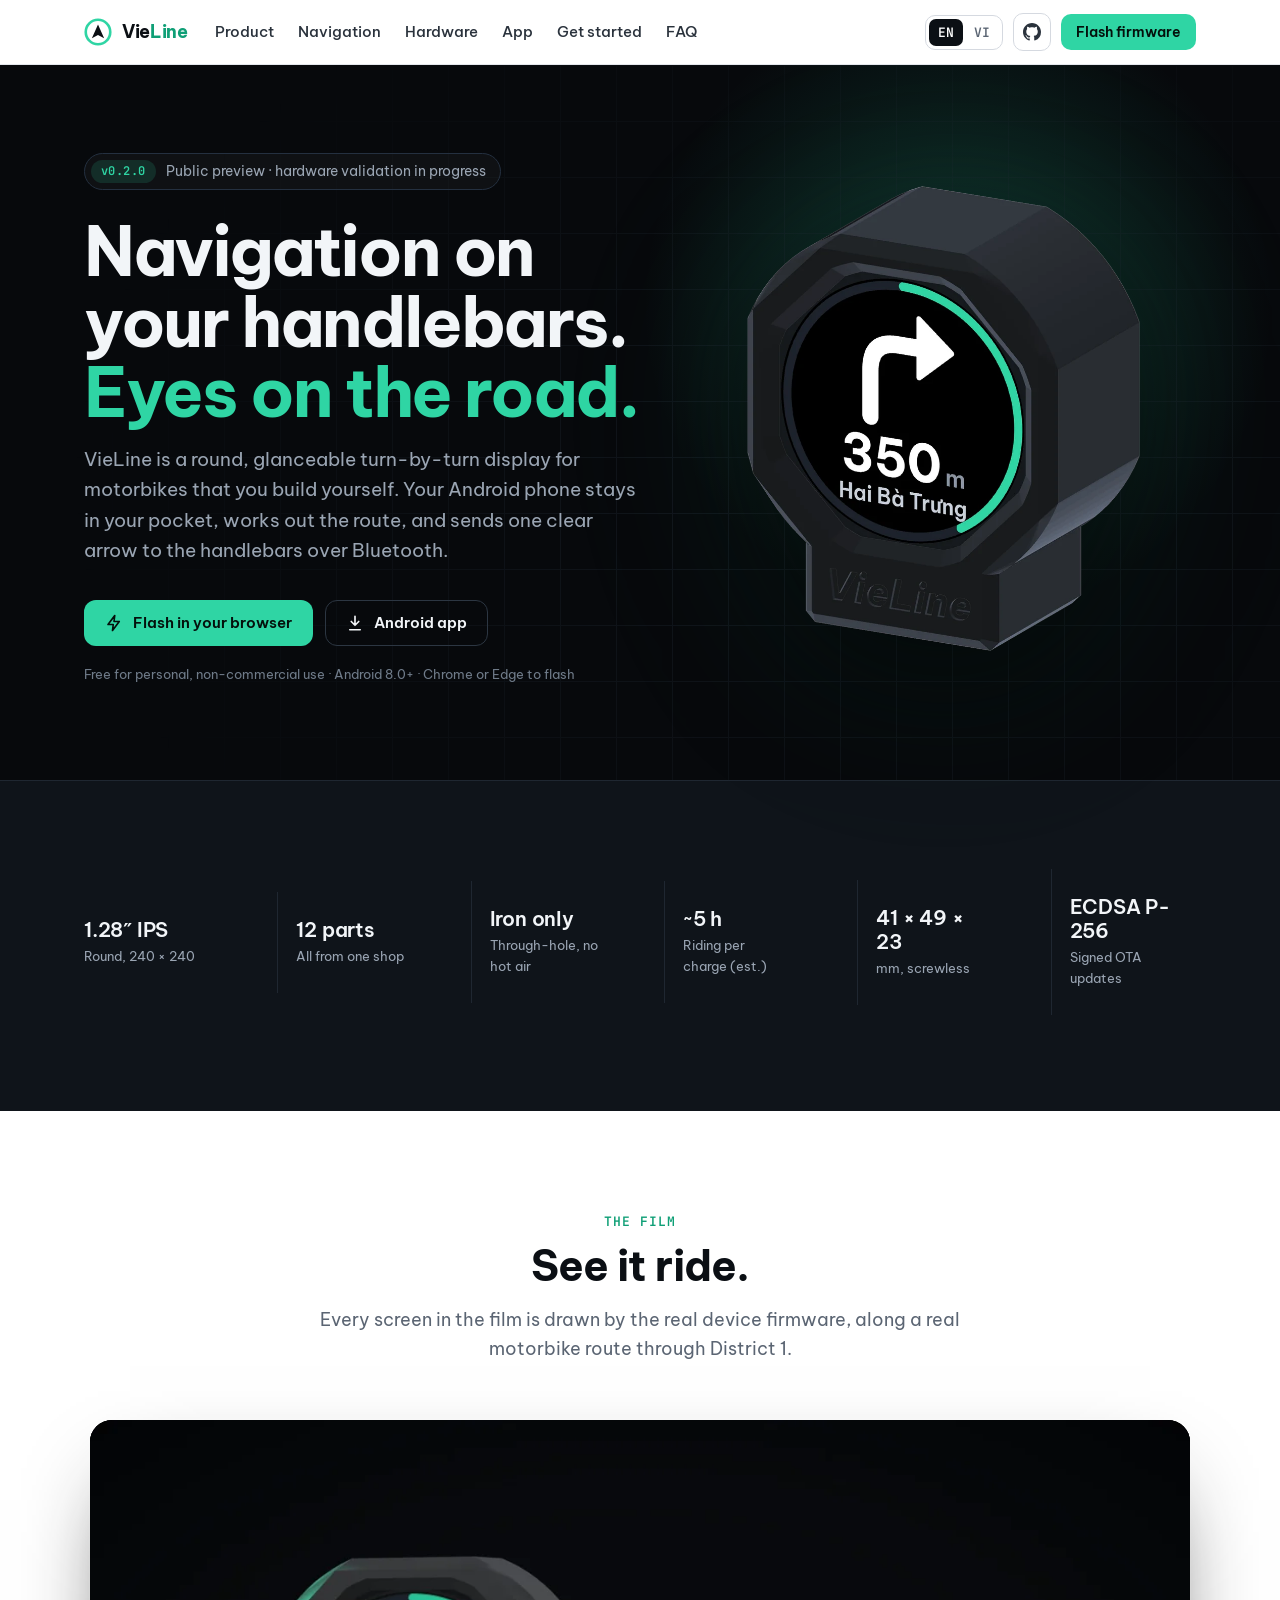
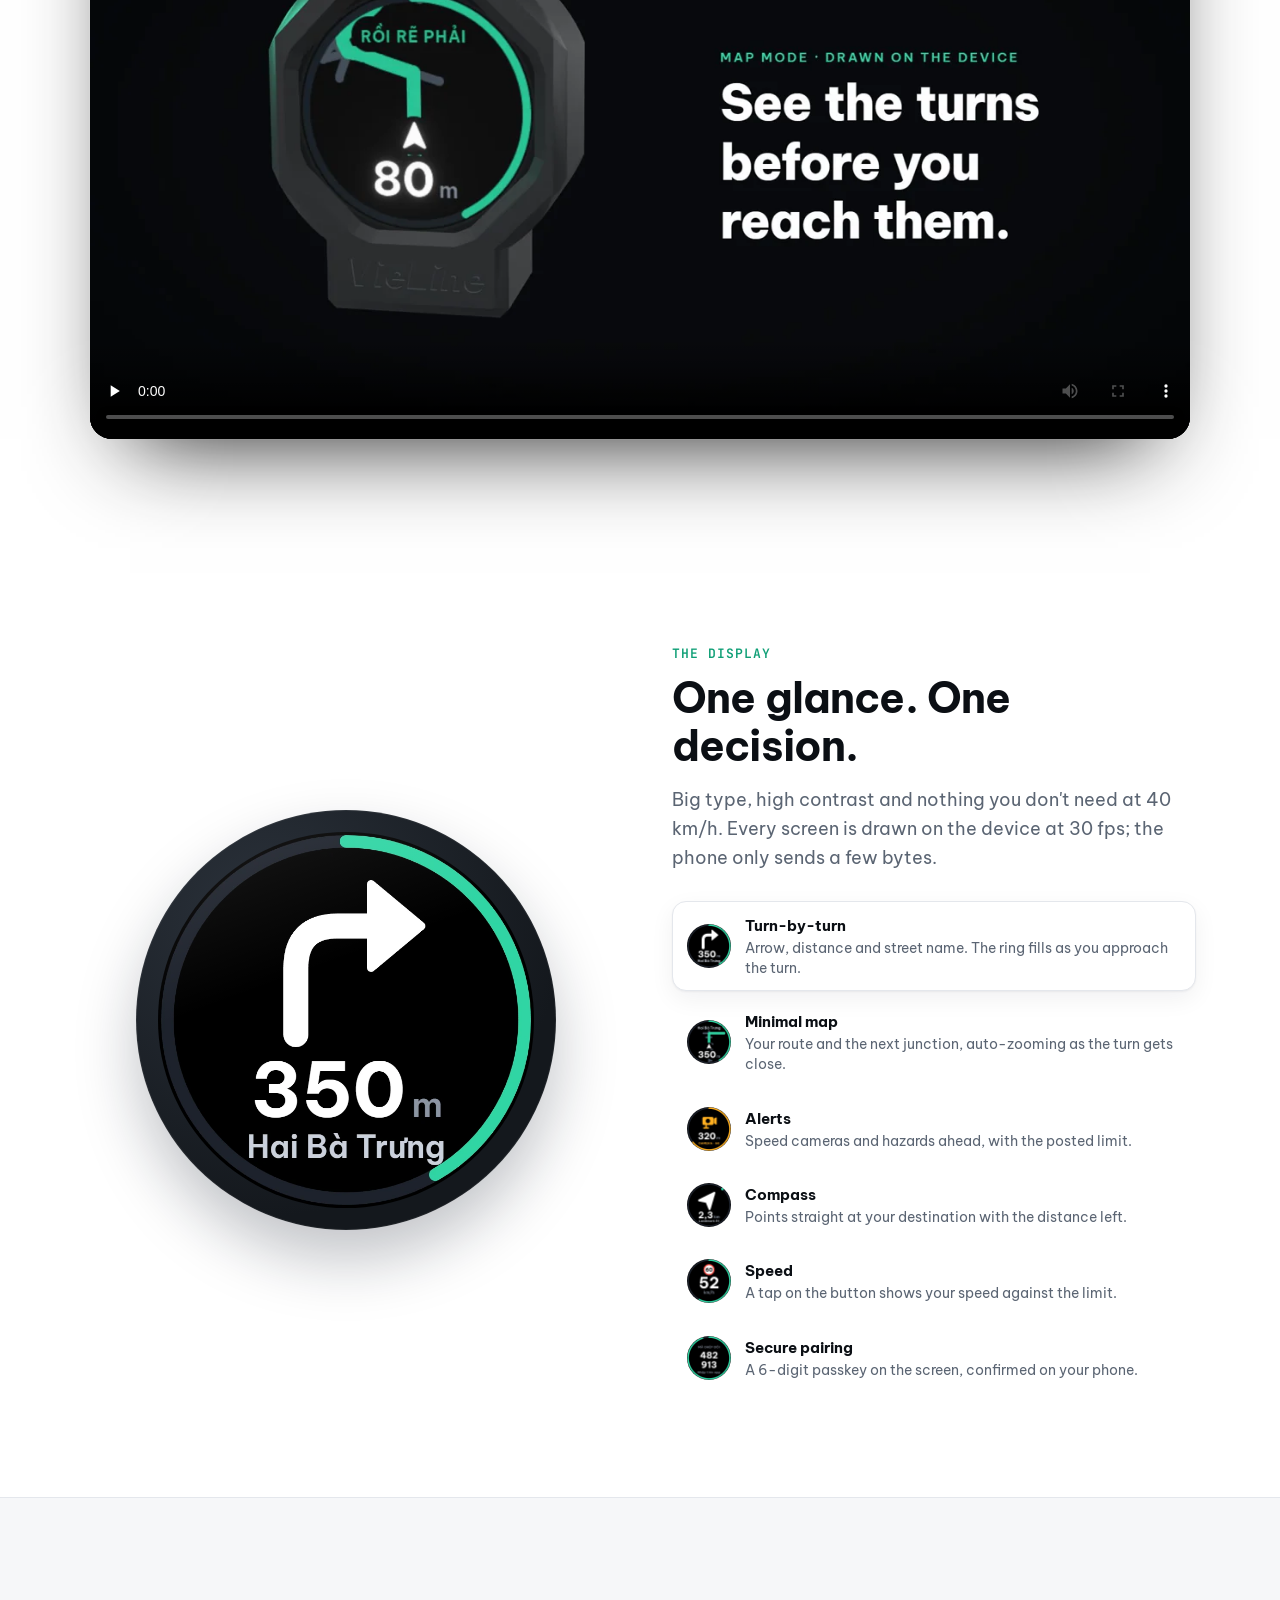
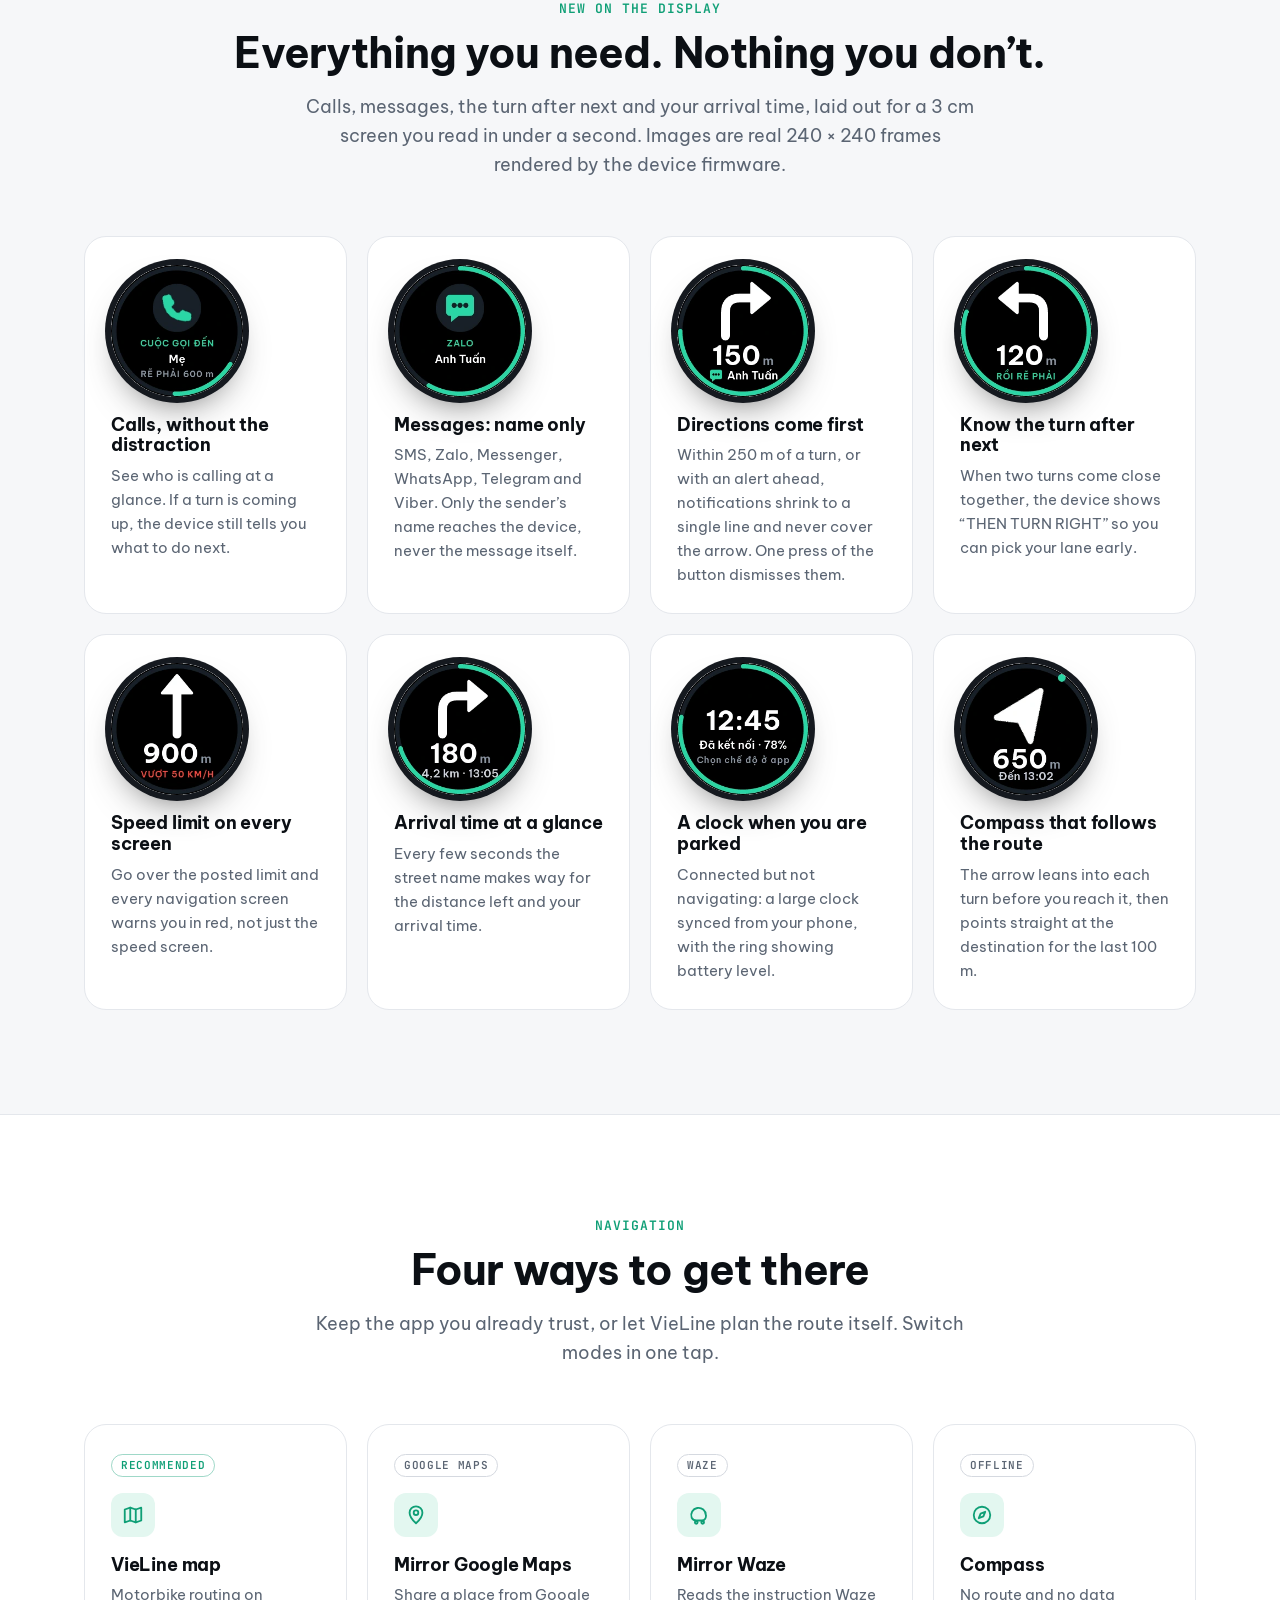
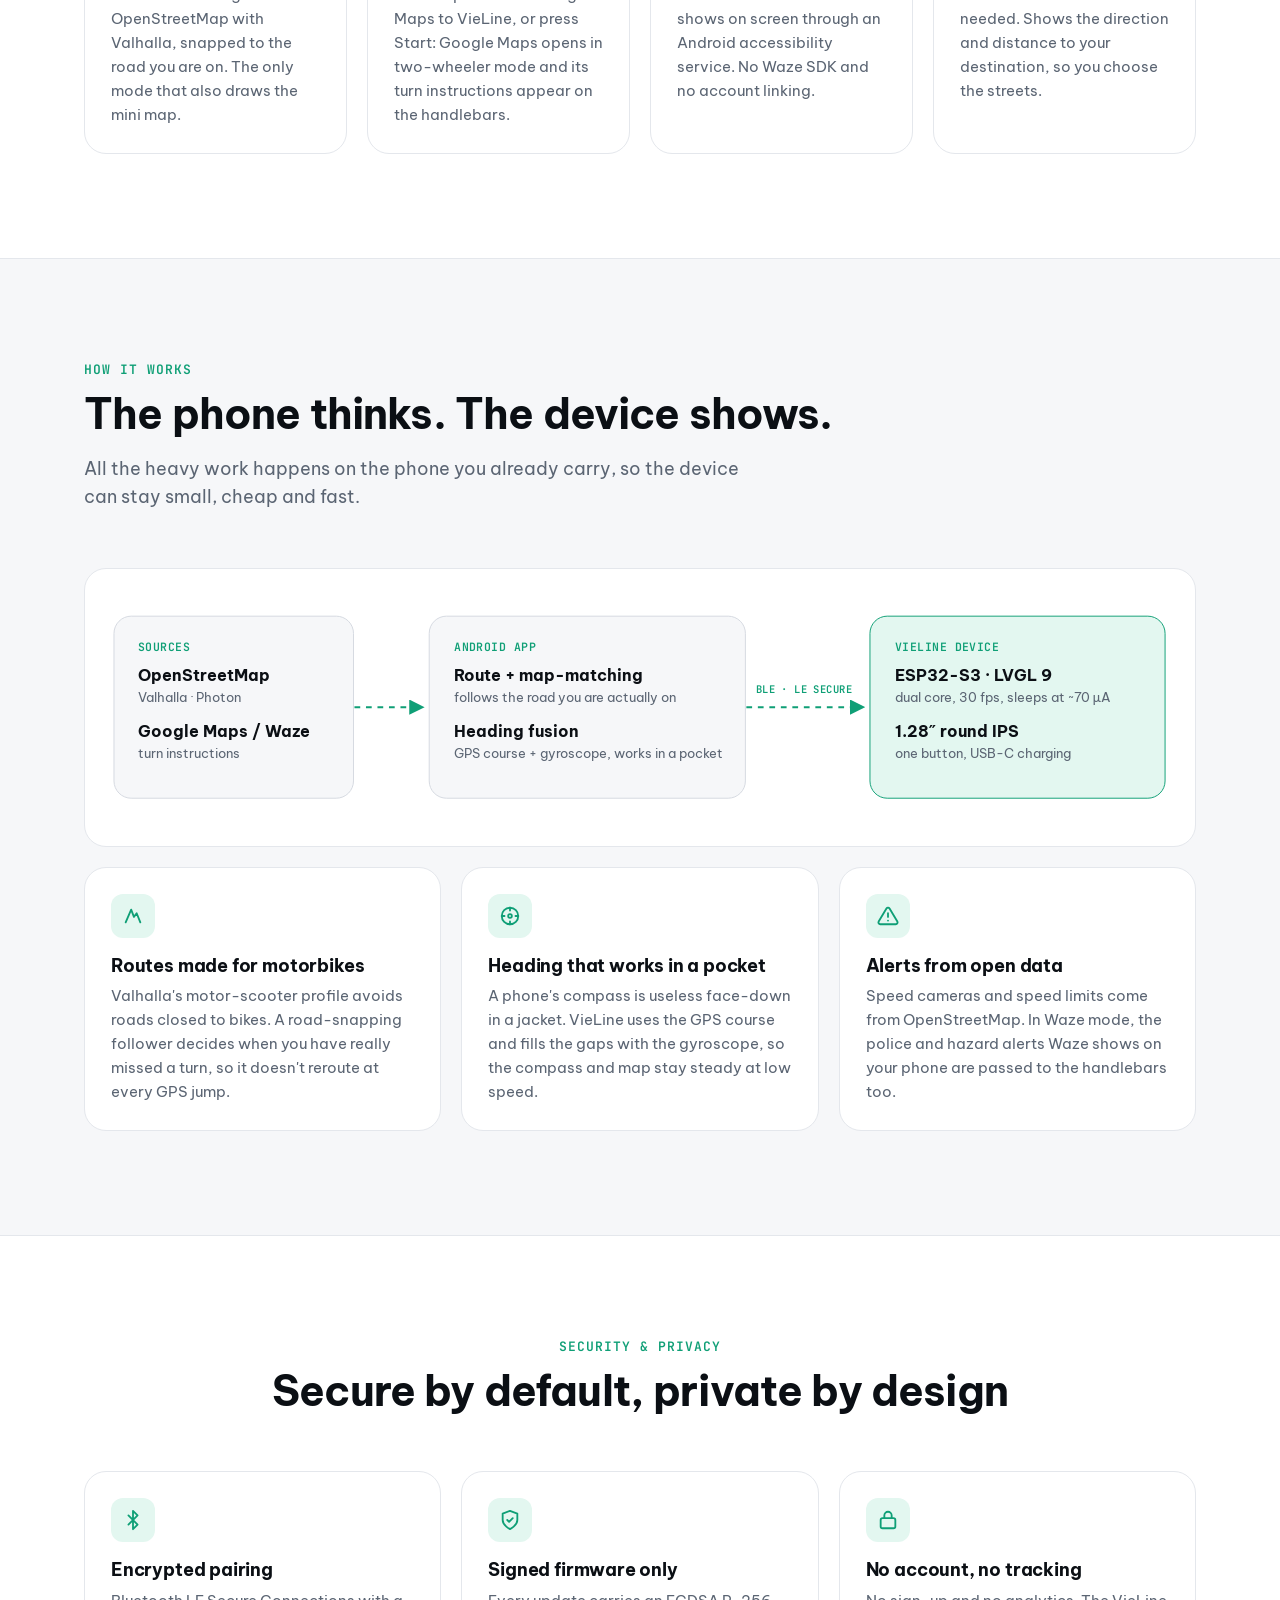
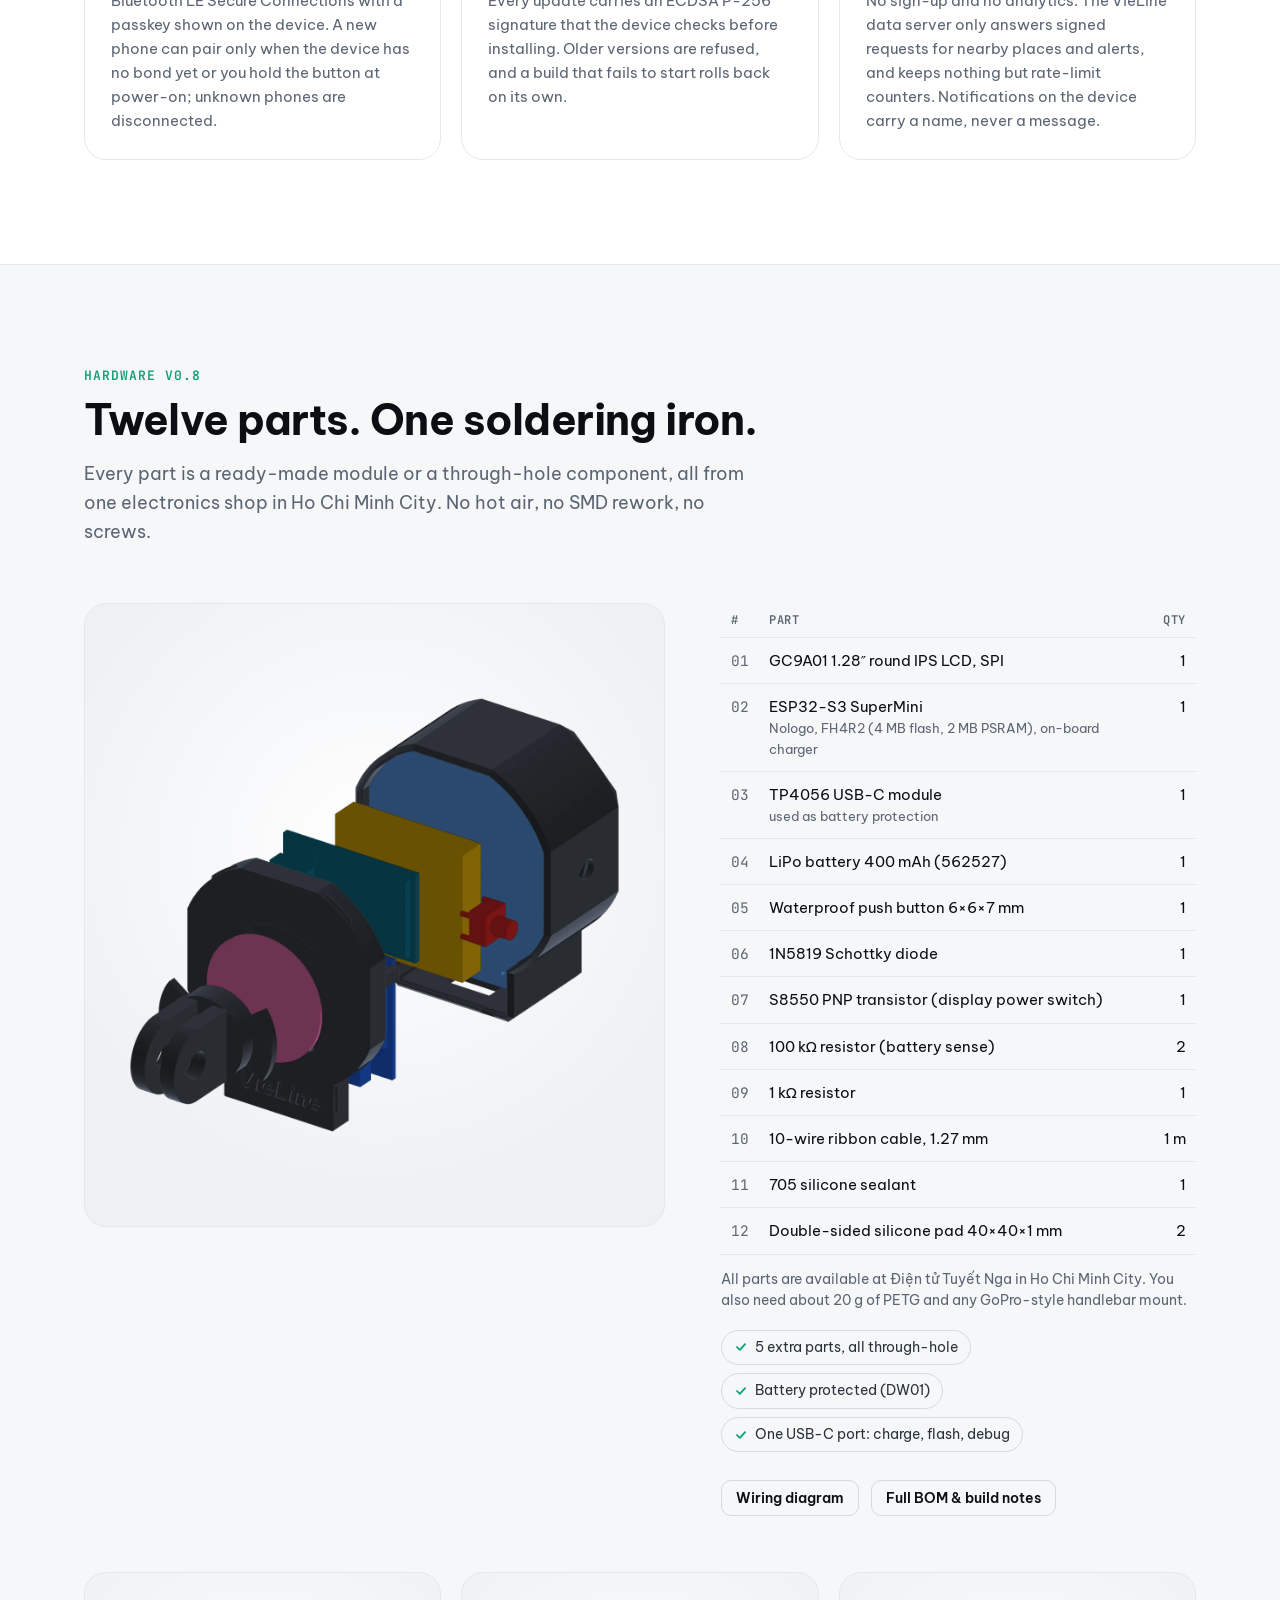
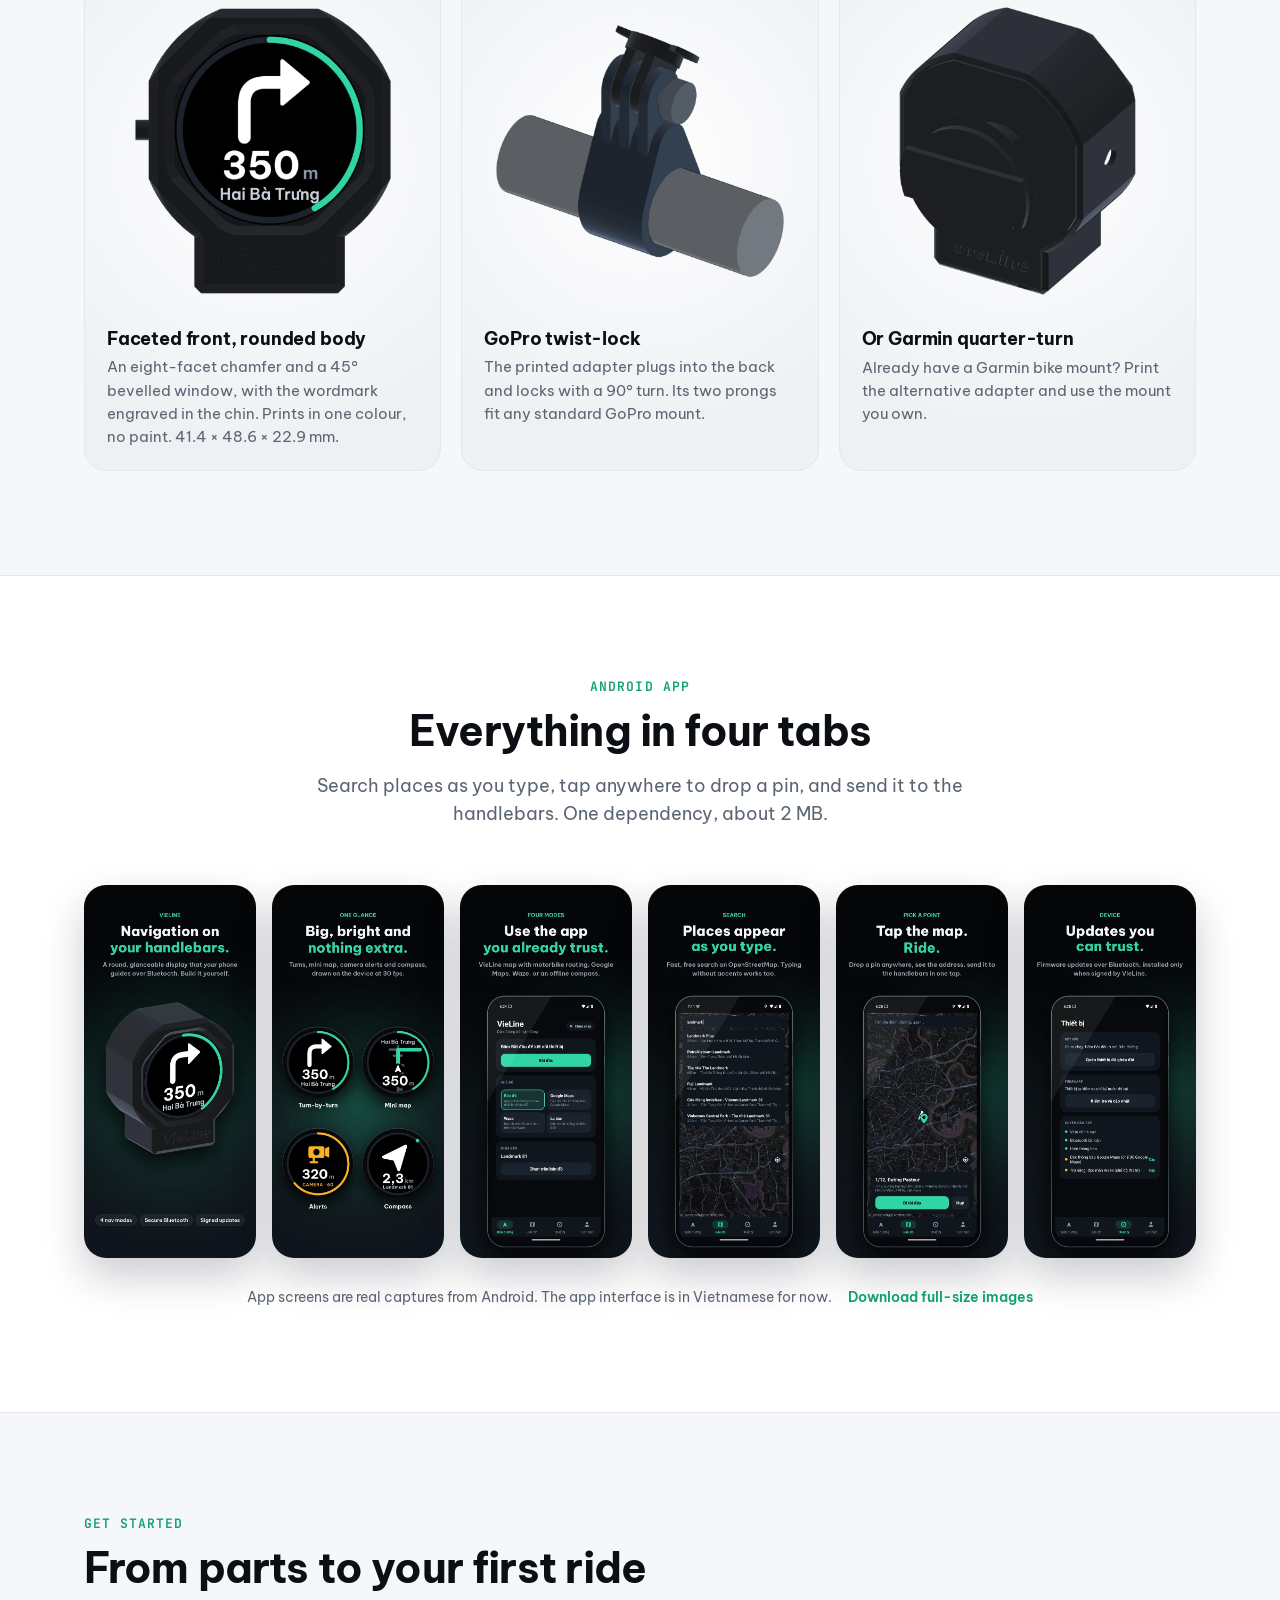
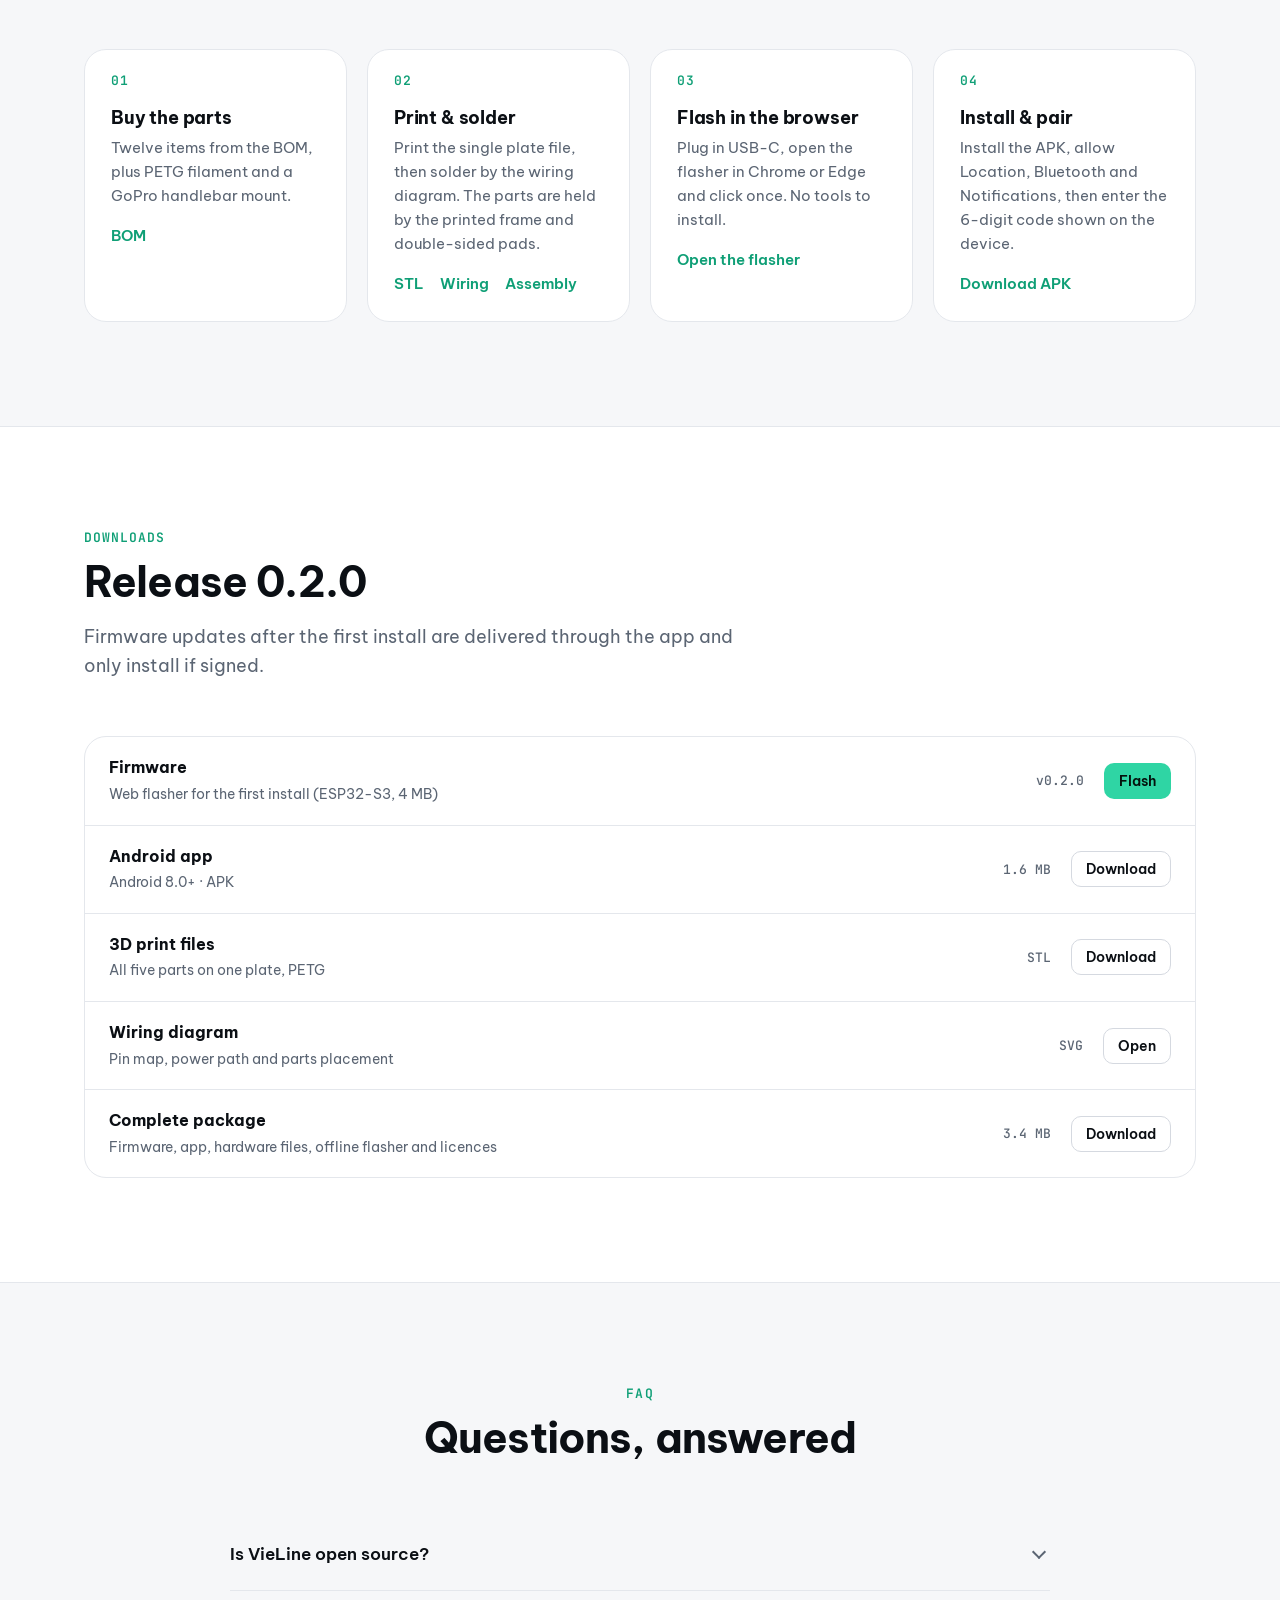
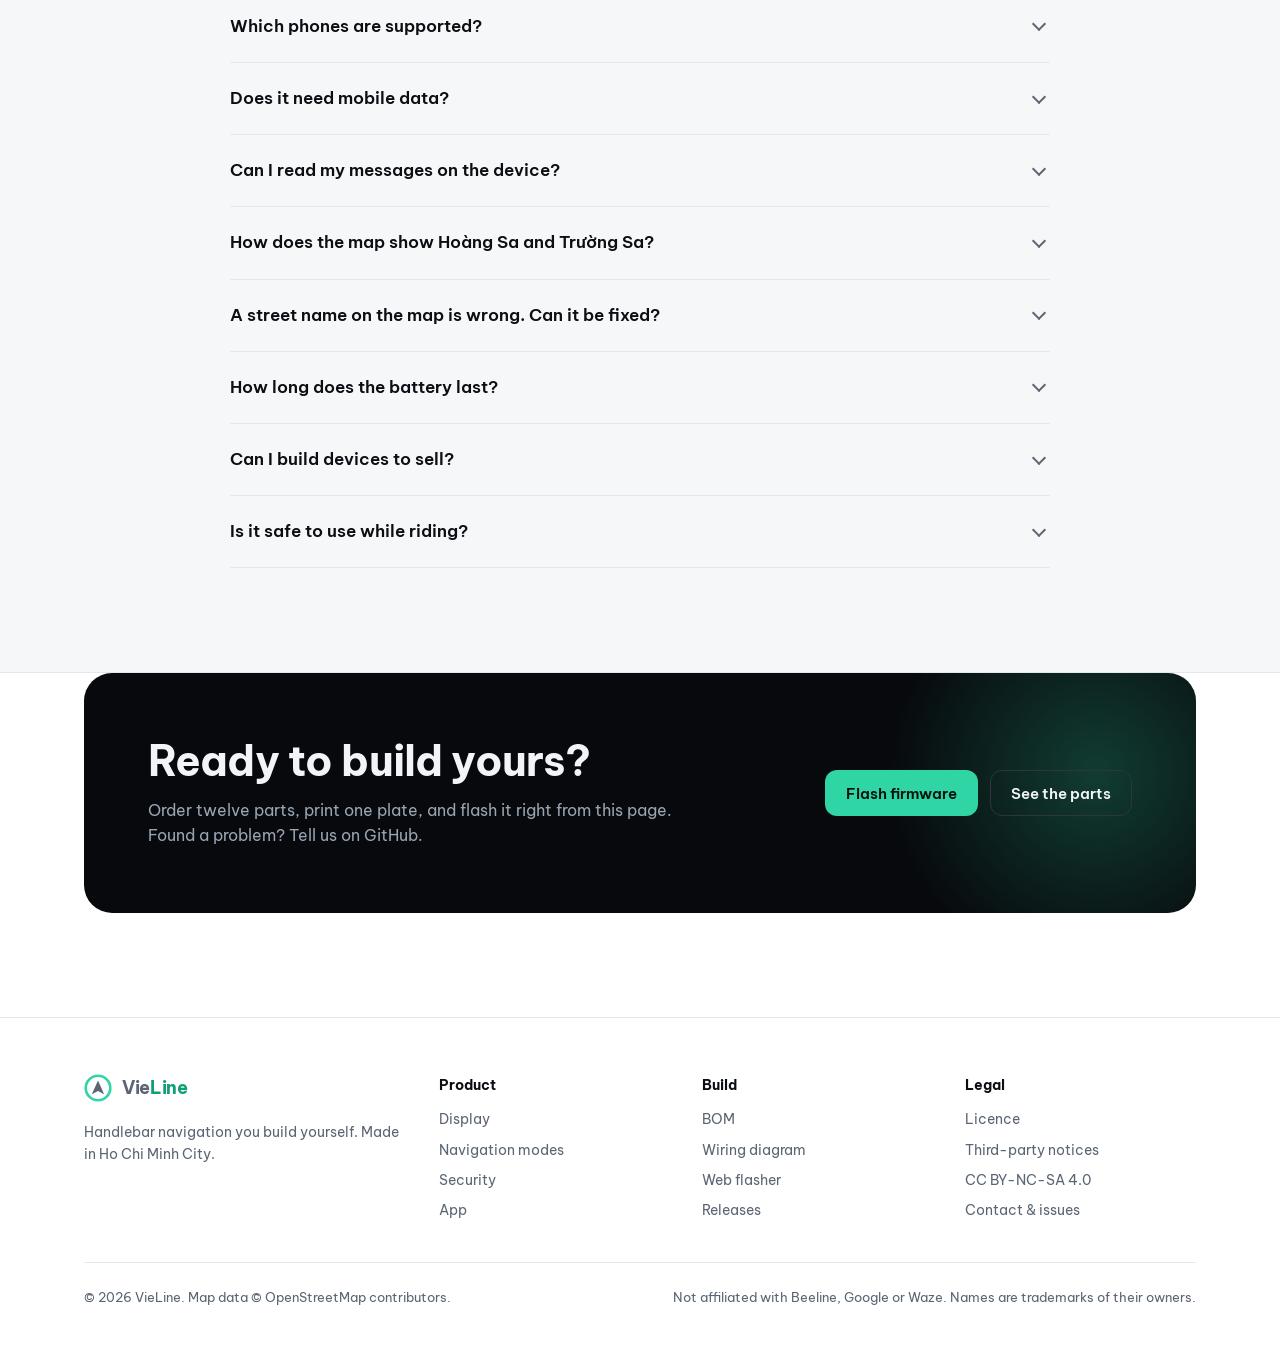
<file: index.html>
<!doctype html>
<html lang="en" data-lang="en" class="no-js">
<head>
<meta charset="utf-8">
<meta name="viewport" content="width=device-width, initial-scale=1">
<title>VieLine · Handlebar navigation you build yourself</title>
<meta name="description" content="A round, glanceable turn-by-turn display for motorbikes. Build it from 12 parts, flash it from your browser, pair it with Android.">
<meta name="vl-title-en" content="VieLine · Handlebar navigation you build yourself">
<meta name="vl-title-vi" content="VieLine · Thiết bị dẫn đường gắn ghi-đông tự làm">
<meta name="vl-desc-en" content="A round, glanceable turn-by-turn display for motorbikes. Build it from 12 parts, flash it from your browser, pair it with Android.">
<meta name="vl-desc-vi" content="Màn hình dẫn đường tròn gắn ghi-đông xe máy. Tự làm từ 12 linh kiện, nạp firmware ngay trên trình duyệt, kết nối điện thoại Android.">
<meta name="theme-color" content="#07090c">
<meta property="og:type" content="website">
<meta property="og:title" content="VieLine · Handlebar navigation you build yourself">
<meta property="og:description" content="A round, glanceable turn-by-turn display for motorbikes. 12 parts, browser flashing, Android app.">
<meta property="og:image" content="https://h2n07.github.io/VieLine/assets/img/og.png">
<meta property="og:url" content="https://h2n07.github.io/VieLine/">
<meta name="twitter:card" content="summary_large_image">
<link rel="icon" href="assets/favicon.svg" type="image/svg+xml">
<link rel="preconnect" href="https://fonts.googleapis.com">
<link rel="preconnect" href="https://fonts.gstatic.com" crossorigin>
<link href="https://fonts.googleapis.com/css2?family=Be+Vietnam+Pro:wght@400;500;600;700&family=JetBrains+Mono:wght@500;600&display=swap" rel="stylesheet">
<link rel="stylesheet" href="assets/site.css">
<script>
  // chọn ngôn ngữ trước khi vẽ trang: ?lang= → lựa chọn đã lưu → ngôn ngữ trình duyệt
  (function () {
    var l = new URLSearchParams(location.search).get('lang');
    try { l = l || localStorage.getItem('vl-lang'); } catch (e) {}
    l = l || ((navigator.languages || [navigator.language || 'en'])[0].toLowerCase().indexOf('vi') === 0 ? 'vi' : 'en');
    if (l !== 'vi') l = 'en';
    document.documentElement.dataset.lang = l; document.documentElement.lang = l;
  })();
</script>
</head>
<body>

<header class="nav">
  <div class="wrap">
    <a class="logo" href="#top" aria-label="VieLine">
      <svg viewBox="0 0 32 32" aria-hidden="true"><circle cx="16" cy="16" r="14" fill="none" stroke="#2fd5a4" stroke-width="3"/><path d="M16 7.5 23 23l-7-3.6L9 23z" fill="currentColor"/></svg>
      <span>Vie<b>Line</b></span>
    </a>
    <nav class="nav-links" aria-label="Main">
      <a href="#screens"><span data-l="en">Product</span><span data-l="vi">Sản phẩm</span></a>
      <a href="#modes"><span data-l="en">Navigation</span><span data-l="vi">Dẫn đường</span></a>
      <a href="#hardware"><span data-l="en">Hardware</span><span data-l="vi">Phần cứng</span></a>
      <a href="#app">App</a>
      <a href="#start"><span data-l="en">Get started</span><span data-l="vi">Bắt đầu</span></a>
      <a href="#faq">FAQ</a>
    </nav>
    <div class="nav-right">
      <div class="lang" role="group" aria-label="Language / Ngôn ngữ">
        <button type="button" data-set="en" aria-pressed="true">EN</button>
        <button type="button" data-set="vi" aria-pressed="false">VI</button>
      </div>
      <a class="icon-btn" href="https://github.com/h2n07/VieLine" aria-label="GitHub">
        <svg viewBox="0 0 16 16" fill="currentColor" aria-hidden="true"><path d="M8 0C3.58 0 0 3.58 0 8c0 3.54 2.29 6.53 5.47 7.59.4.07.55-.17.55-.38 0-.19-.01-.82-.01-1.49-2.01.37-2.53-.49-2.69-.94-.09-.23-.48-.94-.82-1.13-.28-.15-.68-.52-.01-.53.63-.01 1.08.58 1.23.82.72 1.21 1.87.87 2.33.66.07-.52.28-.87.51-1.07-1.78-.2-3.64-.89-3.64-3.95 0-.87.31-1.59.82-2.15-.08-.2-.36-1.02.08-2.12 0 0 .67-.21 2.2.82.64-.18 1.32-.27 2-.27.68 0 1.36.09 2 .27 1.53-1.04 2.2-.82 2.2-.82.44 1.1.16 1.92.08 2.12.51.56.82 1.27.82 2.15 0 3.07-1.87 3.75-3.65 3.95.29.25.54.73.54 1.48 0 1.07-.01 1.93-.01 2.2 0 .21.15.46.55.38A8.01 8.01 0 0 0 16 8c0-4.42-3.58-8-8-8Z"/></svg>
      </a>
      <a class="btn btn-primary btn-sm" href="flash/"><span data-l="en">Flash firmware</span><span data-l="vi">Nạp firmware</span></a>
    </div>
  </div>
</header>

<main id="top">

<!-- ================= HERO ================= -->
<section class="hero">
  <div class="wrap">
    <div>
      <div class="pill"><b>v0.2.0</b>
        <span data-l="en">Public preview · hardware validation in progress</span>
        <span data-l="vi">Bản xem trước · đang thử trên phần cứng thật</span>
      </div>
      <h1>
        <span data-l="en">Navigation on your handlebars. <em>Eyes on the road.</em></span>
        <span data-l="vi">Dẫn đường trên ghi-đông. <em>Mắt vẫn nhìn đường.</em></span>
      </h1>
      <p class="lede">
        <span data-l="en">VieLine is a round, glanceable turn-by-turn display for motorbikes that you build yourself. Your Android phone stays in your pocket, works out the route, and sends one clear arrow to the handlebars over Bluetooth.</span>
        <span data-l="vi">VieLine là màn hình dẫn đường tròn gắn ghi-đông xe máy mà bạn tự làm được. Điện thoại Android nằm yên trong túi lo phần tìm đường, rồi gửi lên ghi-đông một mũi tên rõ ràng qua Bluetooth.</span>
      </p>
      <div class="cta">
        <a class="btn btn-primary" href="flash/">
          <svg viewBox="0 0 24 24" fill="none" stroke="currentColor" stroke-width="2.2" stroke-linecap="round" stroke-linejoin="round" aria-hidden="true"><path d="M13 2 4 14h7l-1 8 9-12h-7z"/></svg>
          <span data-l="en">Flash in your browser</span><span data-l="vi">Nạp firmware trên trình duyệt</span>
        </a>
        <a class="btn btn-ghost" href="https://github.com/h2n07/VieLine/releases/download/v0.2.0/VieLine-0.2.0.apk">
          <svg viewBox="0 0 24 24" fill="none" stroke="currentColor" stroke-width="2.2" stroke-linecap="round" stroke-linejoin="round" aria-hidden="true"><path d="M12 3v12m0 0-5-5m5 5 5-5M5 21h14"/></svg>
          <span data-l="en">Android app</span><span data-l="vi">Tải app Android</span>
        </a>
      </div>
      <p class="hero-note">
        <span data-l="en">Free for personal, non-commercial use · Android 8.0+ · Chrome or Edge to flash</span>
        <span data-l="vi">Miễn phí cho cá nhân, phi thương mại · Android 8.0 trở lên · Nạp bằng Chrome hoặc Edge</span>
      </p>
    </div>
    <div class="hero-art">
      <img src="assets/img/hero.webp" width="1000" height="1000" alt="VieLine device showing a right-turn arrow, 350 m, Hai Bà Trưng" fetchpriority="high">
    </div>
  </div>
  <div class="stats">
    <div class="wrap">
      <div class="stat"><div class="v">1.28″ IPS</div><div class="k"><span data-l="en">Round, 240 × 240</span><span data-l="vi">Màn tròn 240 × 240</span></div></div>
      <div class="stat"><div class="v"><span data-l="en">12 parts</span><span data-l="vi">12 linh kiện</span></div><div class="k"><span data-l="en">All from one shop</span><span data-l="vi">Mua ở một cửa hàng</span></div></div>
      <div class="stat"><div class="v"><span data-l="en">Iron only</span><span data-l="vi">Chỉ mỏ hàn</span></div><div class="k"><span data-l="en">Through-hole, no hot air</span><span data-l="vi">Linh kiện chân cắm, không khò</span></div></div>
      <div class="stat"><div class="v">~5 h</div><div class="k"><span data-l="en">Riding per charge (est.)</span><span data-l="vi">Mỗi lần sạc (ước tính)</span></div></div>
      <div class="stat"><div class="v">41 × 49 × 23</div><div class="k"><span data-l="en">mm, screwless</span><span data-l="vi">mm, không ốc vít</span></div></div>
      <div class="stat"><div class="v">ECDSA P-256</div><div class="k"><span data-l="en">Signed OTA updates</span><span data-l="vi">Cập nhật OTA có chữ ký</span></div></div>
    </div>
  </div>
</section>

<!-- ================= FILM ================= -->
<section class="section film" id="film">
  <div class="wrap">
    <div class="head center reveal">
      <div class="eyebrow"><span data-l="en">The film</span><span data-l="vi">Phim giới thiệu</span></div>
      <h2><span data-l="en">See it ride.</span><span data-l="vi">Xem VieLine chạy.</span></h2>
      <p class="lede"><span data-l="en">Every screen in the film is drawn by the real device firmware, along a real motorbike route through District 1.</span>
        <span data-l="vi">Mọi màn hình trong phim do chính firmware thiết bị vẽ, theo một tuyến xe máy thật qua quận 1.</span></p>
    </div>
    <div class="film-frame reveal">
      <video data-l="en" controls playsinline preload="none" poster="assets/video/poster-en.webp" width="1920" height="1080">
        <source src="assets/video/vieline-en.mp4" type="video/mp4"></video>
      <video data-l="vi" controls playsinline preload="none" poster="assets/video/poster-vi.webp" width="1920" height="1080">
        <source src="assets/video/vieline-vi.mp4" type="video/mp4"></video>
    </div>
  </div>
</section>

<!-- ================= SCREENS ================= -->
<section class="section" id="screens">
  <div class="wrap tour">
    <div class="screen-stage reveal">
      <img id="screen-img" src="assets/img/screen-turn.webp" width="720" height="720" alt="Turn-by-turn screen">
    </div>
    <div class="reveal">
      <div class="eyebrow"><span data-l="en">The display</span><span data-l="vi">Màn hình</span></div>
      <h2><span data-l="en">One glance. One decision.</span><span data-l="vi">Liếc một lần là đủ.</span></h2>
      <p class="lede" style="margin-bottom:28px">
        <span data-l="en">Big type, high contrast and nothing you don't need at 40 km/h. Every screen is drawn on the device at 30 fps; the phone only sends a few bytes.</span>
        <span data-l="vi">Chữ to, tương phản cao, không có gì thừa khi đang chạy 40 km/h. Mọi màn được vẽ ngay trên thiết bị ở 30 khung hình/giây, điện thoại chỉ gửi vài byte.</span>
      </p>
      <ul class="screen-list" role="tablist" aria-label="Screens">
        <li><button role="tab" aria-selected="true" data-src="assets/img/screen-turn.webp"><img src="assets/img/screen-turn.webp" alt="" width="44" height="44" loading="lazy">
          <div><b data-l="en">Turn-by-turn</b><b data-l="vi">Chỉ dẫn rẽ</b>
          <span data-l="en">Arrow, distance and street name. The ring fills as you approach the turn.</span>
          <span data-l="vi">Mũi tên, khoảng cách và tên đường. Vòng sáng đầy dần khi tới gần chỗ rẽ.</span></div></button></li>
        <li><button role="tab" aria-selected="false" data-src="assets/img/screen-map.webp"><img src="assets/img/screen-map.webp" alt="" width="44" height="44" loading="lazy">
          <div><b data-l="en">Minimal map</b><b data-l="vi">Bản đồ tối giản</b>
          <span data-l="en">Your route and the next junction, auto-zooming as the turn gets close.</span>
          <span data-l="vi">Tuyến đường và ngã rẽ sắp tới, tự phóng to khi gần chỗ rẽ.</span></div></button></li>
        <li><button role="tab" aria-selected="false" data-src="assets/img/screen-turn_alert.webp"><img src="assets/img/screen-turn_alert.webp" alt="" width="44" height="44" loading="lazy">
          <div><b data-l="en">Alerts</b><b data-l="vi">Cảnh báo</b>
          <span data-l="en">Speed cameras and hazards ahead, with the posted limit.</span>
          <span data-l="vi">Camera tốc độ và nguy hiểm phía trước, kèm giới hạn tốc độ.</span></div></button></li>
        <li><button role="tab" aria-selected="false" data-src="assets/img/screen-compass.webp"><img src="assets/img/screen-compass.webp" alt="" width="44" height="44" loading="lazy">
          <div><b data-l="en">Compass</b><b data-l="vi">La bàn</b>
          <span data-l="en">Points straight at your destination with the distance left.</span>
          <span data-l="vi">Chỉ thẳng về điểm đến, kèm khoảng cách còn lại.</span></div></button></li>
        <li><button role="tab" aria-selected="false" data-src="assets/img/screen-speed.webp"><img src="assets/img/screen-speed.webp" alt="" width="44" height="44" loading="lazy">
          <div><b data-l="en">Speed</b><b data-l="vi">Tốc độ</b>
          <span data-l="en">A tap on the button shows your speed against the limit.</span>
          <span data-l="vi">Bấm nút một lần để xem tốc độ so với biển giới hạn.</span></div></button></li>
        <li><button role="tab" aria-selected="false" data-src="assets/img/screen-pair.webp"><img src="assets/img/screen-pair.webp" alt="" width="44" height="44" loading="lazy">
          <div><b data-l="en">Secure pairing</b><b data-l="vi">Ghép đôi bảo mật</b>
          <span data-l="en">A 6-digit passkey on the screen, confirmed on your phone.</span>
          <span data-l="vi">Mã 6 số hiện trên màn, xác nhận trên điện thoại.</span></div></button></li>
      </ul>
    </div>
  </div>
</section>

<!-- ================= RIDE FEATURES ================= -->
<section class="section alt" id="ride">
  <div class="wrap">
    <div class="head center reveal">
      <div class="eyebrow"><span data-l="en">New on the display</span><span data-l="vi">Mới trên màn hình</span></div>
      <h2><span data-l="en">Everything you need. Nothing you don&rsquo;t.</span><span data-l="vi">Đủ những gì cần. Không gì thừa.</span></h2>
      <p class="lede"><span data-l="en">Calls, messages, the turn after next and your arrival time, laid out for a 3 cm screen you read in under a second. Images are real 240 × 240 frames rendered by the device firmware.</span>
        <span data-l="vi">Cuộc gọi, tin nhắn, chỗ rẽ kế tiếp và giờ tới, sắp xếp cho màn 3 cm đọc trong chưa tới một giây. Ảnh là khung hình 240 × 240 thật do firmware thiết bị vẽ.</span></p>
    </div>
    <div class="grid g4">
      <article class="card feat reveal">
        <img class="sim-shot" src="assets/img/sim/06_cuoc_goi_den.webp" width="240" height="240" loading="lazy" alt="Incoming call screen">
        <h3><span data-l="en">Calls, without the distraction</span><span data-l="vi">Cuộc gọi, không làm phân tâm</span></h3>
        <p><span data-l="en">See who is calling at a glance. If a turn is coming up, the device still tells you what to do next.</span>
          <span data-l="vi">Liếc là biết ai gọi. Nếu sắp tới chỗ rẽ, thiết bị vẫn báo bạn phải làm gì tiếp theo.</span></p>
      </article>
      <article class="card feat reveal">
        <img class="sim-shot" src="assets/img/sim/07_tin_nhan_zalo.webp" width="240" height="240" loading="lazy" alt="Message from Zalo">
        <h3><span data-l="en">Messages: name only</span><span data-l="vi">Tin nhắn: chỉ hiện tên</span></h3>
        <p><span data-l="en">SMS, Zalo, Messenger, WhatsApp, Telegram and Viber. Only the sender&rsquo;s name reaches the device, never the message itself.</span>
          <span data-l="vi">SMS, Zalo, Messenger, WhatsApp, Telegram, Viber. Thiết bị chỉ nhận tên người nhắn, không bao giờ nhận nội dung tin.</span></p>
      </article>
      <article class="card feat reveal">
        <img class="sim-shot" src="assets/img/sim/08_tin_nhan_gan_cho_re.webp" width="240" height="240" loading="lazy" alt="Message shown as one line near a turn">
        <h3><span data-l="en">Directions come first</span><span data-l="vi">Chỉ dẫn luôn được ưu tiên</span></h3>
        <p><span data-l="en">Within 250 m of a turn, or with an alert ahead, notifications shrink to a single line and never cover the arrow. One press of the button dismisses them.</span>
          <span data-l="vi">Còn dưới 250 m tới chỗ rẽ, hoặc đang có cảnh báo, thông báo thu gọn còn một dòng, không che mũi tên. Bấm nút một lần để tắt.</span></p>
      </article>
      <article class="card feat reveal">
        <img class="sim-shot" src="assets/img/sim/04_re_roi_re_tiep.webp" width="240" height="240" loading="lazy" alt="Then turn right preview">
        <h3><span data-l="en">Know the turn after next</span><span data-l="vi">Biết trước chỗ rẽ kế tiếp</span></h3>
        <p><span data-l="en">When two turns come close together, the device shows &ldquo;THEN TURN RIGHT&rdquo; so you can pick your lane early.</span>
          <span data-l="vi">Khi hai chỗ rẽ sát nhau, thiết bị báo &ldquo;RỒI RẼ PHẢI&rdquo; để bạn chọn làn từ sớm.</span></p>
      </article>
      <article class="card feat reveal">
        <img class="sim-shot" src="assets/img/sim/05_vuot_toc_do.webp" width="240" height="240" loading="lazy" alt="Over the speed limit">
        <h3><span data-l="en">Speed limit on every screen</span><span data-l="vi">Báo vượt tốc độ trên mọi màn</span></h3>
        <p><span data-l="en">Go over the posted limit and every navigation screen warns you in red, not just the speed screen.</span>
          <span data-l="vi">Chạy quá giới hạn thì mọi màn dẫn đường đều báo đỏ, không riêng màn tốc độ.</span></p>
      </article>
      <article class="card feat reveal">
        <img class="sim-shot" src="assets/img/sim/03_re_gio_toi.webp" width="240" height="240" loading="lazy" alt="Remaining distance and arrival time">
        <h3><span data-l="en">Arrival time at a glance</span><span data-l="vi">Giờ tới trong một cái liếc</span></h3>
        <p><span data-l="en">Every few seconds the street name makes way for the distance left and your arrival time.</span>
          <span data-l="vi">Cứ vài giây, tên đường nhường chỗ cho quãng còn lại và giờ tới nơi.</span></p>
      </article>
      <article class="card feat reveal">
        <img class="sim-shot" src="assets/img/sim/01_cho_dong_ho.webp" width="240" height="240" loading="lazy" alt="Clock and battery ring">
        <h3><span data-l="en">A clock when you are parked</span><span data-l="vi">Đồng hồ lúc dừng xe</span></h3>
        <p><span data-l="en">Connected but not navigating: a large clock synced from your phone, with the ring showing battery level.</span>
          <span data-l="vi">Đã kết nối mà chưa dẫn đường: đồng hồ lớn lấy giờ từ điện thoại, vòng viền báo mức pin.</span></p>
      </article>
      <article class="card feat reveal">
        <img class="sim-shot" src="assets/img/sim/12_la_ban_gio_toi.webp" width="240" height="240" loading="lazy" alt="Compass with arrival time">
        <h3><span data-l="en">Compass that follows the route</span><span data-l="vi">La bàn bám theo tuyến</span></h3>
        <p><span data-l="en">The arrow leans into each turn before you reach it, then points straight at the destination for the last 100 m.</span>
          <span data-l="vi">Mũi tên nghiêng dần về chỗ rẽ trước khi tới, rồi chỉ thẳng về đích ở 100 m cuối.</span></p>
      </article>
    </div>
  </div>
</section>

<!-- ================= MODES ================= -->
<section class="section" id="modes">
  <div class="wrap">
    <div class="head center reveal">
      <div class="eyebrow"><span data-l="en">Navigation</span><span data-l="vi">Dẫn đường</span></div>
      <h2><span data-l="en">Four ways to get there</span><span data-l="vi">Bốn chế độ dẫn đường</span></h2>
      <p class="lede"><span data-l="en">Keep the app you already trust, or let VieLine plan the route itself. Switch modes in one tap.</span>
        <span data-l="vi">Dùng app bạn đã quen, hoặc để VieLine tự tìm đường. Đổi chế độ chỉ một chạm.</span></p>
    </div>
    <div class="grid g4">
      <article class="card reveal">
        <span class="tag on"><span data-l="en">Recommended</span><span data-l="vi">Khuyên dùng</span></span>
        <div class="ico"><svg viewBox="0 0 24 24" fill="none" stroke="currentColor" stroke-width="2" stroke-linecap="round" stroke-linejoin="round"><path d="M9 4 3 6v14l6-2 6 2 6-2V4l-6 2-6-2Z"/><path d="M9 4v14M15 6v14"/></svg></div>
        <h3><span data-l="en">VieLine map</span><span data-l="vi">Bản đồ VieLine</span></h3>
        <p><span data-l="en">Motorbike routing on OpenStreetMap with Valhalla, snapped to the road you are on. The only mode that also draws the mini map.</span>
          <span data-l="vi">Tìm đường cho xe máy trên OpenStreetMap bằng Valhalla, bám đúng con đường bạn đang chạy. Chế độ duy nhất có thêm bản đồ tối giản.</span></p>
      </article>
      <article class="card reveal">
        <span class="tag">Google Maps</span>
        <div class="ico"><svg viewBox="0 0 24 24" fill="none" stroke="currentColor" stroke-width="2" stroke-linecap="round" stroke-linejoin="round"><path d="M12 21s-7-6.2-7-11.5A7 7 0 0 1 19 9.5C19 14.8 12 21 12 21Z"/><circle cx="12" cy="9.5" r="2.5"/></svg></div>
        <h3><span data-l="en">Mirror Google Maps</span><span data-l="vi">Theo Google Maps</span></h3>
        <p><span data-l="en">Share a place from Google Maps to VieLine, or press Start: Google Maps opens in two-wheeler mode and its turn instructions appear on the handlebars.</span>
          <span data-l="vi">Chia sẻ địa điểm từ Google Maps sang VieLine, hoặc bấm Bắt đầu: Google Maps tự mở ở chế độ xe hai bánh, chỉ dẫn rẽ hiện lên ghi-đông.</span></p>
      </article>
      <article class="card reveal">
        <span class="tag">Waze</span>
        <div class="ico"><svg viewBox="0 0 24 24" fill="none" stroke="currentColor" stroke-width="2" stroke-linecap="round" stroke-linejoin="round"><path d="M4 15a8 8 0 1 1 15.5-2.8c.6 2.6-1 5.8-4.5 5.8H9c-2.5 0-4-1.3-5-3Z"/><circle cx="9" cy="20" r="1.5"/><circle cx="16" cy="20" r="1.5"/></svg></div>
        <h3><span data-l="en">Mirror Waze</span><span data-l="vi">Theo Waze</span></h3>
        <p><span data-l="en">Reads the instruction Waze shows on screen through an Android accessibility service. No Waze SDK and no account linking.</span>
          <span data-l="vi">Đọc chỉ dẫn Waze đang hiện trên màn qua dịch vụ trợ năng của Android. Không dùng SDK của Waze, không liên kết tài khoản.</span></p>
      </article>
      <article class="card reveal">
        <span class="tag"><span data-l="en">Offline</span><span data-l="vi">Không cần mạng</span></span>
        <div class="ico"><svg viewBox="0 0 24 24" fill="none" stroke="currentColor" stroke-width="2" stroke-linecap="round" stroke-linejoin="round"><circle cx="12" cy="12" r="9"/><path d="m15.5 8.5-2 5-5 2 2-5z"/></svg></div>
        <h3><span data-l="en">Compass</span><span data-l="vi">La bàn</span></h3>
        <p><span data-l="en">No route and no data needed. Shows the direction and distance to your destination, so you choose the streets.</span>
          <span data-l="vi">Không cần tuyến, không cần mạng. Chỉ hướng và khoảng cách tới điểm đến, bạn tự chọn đường.</span></p>
      </article>
    </div>
  </div>
</section>

<!-- ================= HOW IT WORKS ================= -->
<section class="section alt" id="how">
  <div class="wrap">
    <div class="head reveal">
      <div class="eyebrow"><span data-l="en">How it works</span><span data-l="vi">Cách hoạt động</span></div>
      <h2><span data-l="en">The phone thinks. The device shows.</span><span data-l="vi">Điện thoại tính toán. Thiết bị hiển thị.</span></h2>
      <p class="lede"><span data-l="en">All the heavy work happens on the phone you already carry, so the device can stay small, cheap and fast.</span>
        <span data-l="vi">Mọi việc nặng chạy trên điện thoại bạn vẫn mang theo, nhờ vậy thiết bị nhỏ, rẻ và phản hồi nhanh.</span></p>
    </div>
    <div class="diagram reveal" role="img" aria-label="Phone sends navigation over encrypted Bluetooth LE to the VieLine device">
      <svg class="d-lg" viewBox="0 0 1100 230" xmlns="http://www.w3.org/2000/svg">
        <defs><marker id="ar" viewBox="0 0 10 10" refX="8" refY="5" markerWidth="8" markerHeight="8" orient="auto"><path class="d-arrow" d="M0 0 10 5 0 10z"/></marker></defs>
        <rect class="d-box" x="1" y="20" width="250" height="190" rx="18"/>
        <text data-l="en" class="d-m" x="26" y="56">SOURCES</text><text data-l="vi" class="d-m" x="26" y="56">NGUỒN DỮ LIỆU</text>
        <text class="d-t" x="26" y="88">OpenStreetMap</text><text class="d-s" x="26" y="110">Valhalla · Photon</text>
        <text class="d-t" x="26" y="146">Google Maps / Waze</text><text data-l="en" class="d-s" x="26" y="168">turn instructions</text><text data-l="vi" class="d-s" x="26" y="168">chỉ dẫn rẽ</text>
        <rect class="d-box" x="330" y="20" width="330" height="190" rx="18"/>
        <text data-l="en" class="d-m" x="356" y="56">ANDROID APP</text><text data-l="vi" class="d-m" x="356" y="56">APP ANDROID</text>
        <text data-l="en" class="d-t" x="356" y="88">Route + map-matching</text><text data-l="vi" class="d-t" x="356" y="88">Tuyến đường + bám đường</text><text data-l="en" class="d-s" x="356" y="110">follows the road you are actually on</text><text data-l="vi" class="d-s" x="356" y="110">bám đúng con đường bạn đang chạy</text>
        <text data-l="en" class="d-t" x="356" y="146">Heading fusion</text><text data-l="vi" class="d-t" x="356" y="146">Kết hợp hướng đi</text><text data-l="en" class="d-s" x="356" y="168">GPS course + gyroscope, works in a pocket</text><text data-l="vi" class="d-s" x="356" y="168">GPS + con quay, đúng cả khi để trong túi</text>
        <rect class="d-acc" x="790" y="20" width="308" height="190" rx="18"/>
        <text data-l="en" class="d-m" x="816" y="56">VIELINE DEVICE</text><text data-l="vi" class="d-m" x="816" y="56">THIẾT BỊ VIELINE</text>
        <text class="d-t" x="816" y="88">ESP32-S3 · LVGL 9</text><text data-l="en" class="d-s" x="816" y="110">dual core, 30 fps, sleeps at ~70 µA</text><text data-l="vi" class="d-s" x="816" y="110">2 nhân, 30 fps, ngủ chỉ ~70 µA</text>
        <text data-l="en" class="d-t" x="816" y="146">1.28″ round IPS</text><text data-l="vi" class="d-t" x="816" y="146">Màn tròn IPS 1.28″</text><text data-l="en" class="d-s" x="816" y="168">one button, USB-C charging</text><text data-l="vi" class="d-s" x="816" y="168">một nút bấm, sạc USB-C</text>
        <path class="d-line" d="M252 115H322" marker-end="url(#ar)"/>
        <path class="d-line" d="M661 115H782" marker-end="url(#ar)"/>
        <text class="d-m" x="721" y="100" text-anchor="middle" style="font-size:11px">BLE · LE SECURE</text>
      </svg>
      <svg class="d-sm" viewBox="0 0 360 560" xmlns="http://www.w3.org/2000/svg">
        <defs><marker id="ar2" viewBox="0 0 10 10" refX="8" refY="5" markerWidth="8" markerHeight="8" orient="auto"><path class="d-arrow" d="M0 0 10 5 0 10z"/></marker></defs>
        <rect class="d-box" x="1" y="1" width="358" height="140" rx="16"/>
        <text data-l="en" class="d-m" x="22" y="34">SOURCES</text><text data-l="vi" class="d-m" x="22" y="34">NGUỒN DỮ LIỆU</text><text class="d-t" x="22" y="66">OpenStreetMap</text><text class="d-s" x="22" y="88">Valhalla · Photon</text><text class="d-t" x="22" y="118">Google Maps / Waze</text>
        <path class="d-line" d="M180 142V184" marker-end="url(#ar2)"/>
        <rect class="d-box" x="1" y="190" width="358" height="150" rx="16"/>
        <text data-l="en" class="d-m" x="22" y="222">ANDROID APP</text><text data-l="vi" class="d-m" x="22" y="222">APP ANDROID</text><text data-l="en" class="d-t" x="22" y="254">Route + map-matching</text><text data-l="vi" class="d-t" x="22" y="254">Tuyến đường + bám đường</text><text data-l="en" class="d-t" x="22" y="290">Heading fusion</text><text data-l="vi" class="d-t" x="22" y="290">Kết hợp hướng đi</text><text data-l="en" class="d-s" x="22" y="312">GPS course + gyroscope</text><text data-l="vi" class="d-s" x="22" y="312">GPS + con quay hồi chuyển</text>
        <path class="d-line" d="M180 341V394" marker-end="url(#ar2)"/><text class="d-m" x="192" y="374">BLE · LE SECURE</text>
        <rect class="d-acc" x="1" y="400" width="358" height="158" rx="16"/>
        <text data-l="en" class="d-m" x="22" y="432">VIELINE DEVICE</text><text data-l="vi" class="d-m" x="22" y="432">THIẾT BỊ VIELINE</text><text class="d-t" x="22" y="464">ESP32-S3 · LVGL 9</text><text data-l="en" class="d-s" x="22" y="486">30 fps, sleeps at ~70 µA</text><text data-l="vi" class="d-s" x="22" y="486">30 fps, ngủ chỉ ~70 µA</text><text data-l="en" class="d-t" x="22" y="522">1.28″ round IPS</text><text data-l="vi" class="d-t" x="22" y="522">Màn tròn IPS 1.28″</text>
      </svg>
    </div>
    <div class="grid g3">
      <article class="card reveal">
        <div class="ico"><svg viewBox="0 0 24 24" fill="none" stroke="currentColor" stroke-width="2" stroke-linecap="round" stroke-linejoin="round"><path d="M4 19 10 5l3 8 3-4 4 10"/></svg></div>
        <h3><span data-l="en">Routes made for motorbikes</span><span data-l="vi">Tuyến đường cho xe máy</span></h3>
        <p><span data-l="en">Valhalla's motor-scooter profile avoids roads closed to bikes. A road-snapping follower decides when you have really missed a turn, so it doesn't reroute at every GPS jump.</span>
          <span data-l="vi">Hồ sơ xe máy của Valhalla tránh đường cấm xe máy. Bộ bám đường chỉ coi là đi sai khi bạn thật sự lệch tuyến, không tìm lại đường mỗi lần GPS nhảy.</span></p>
      </article>
      <article class="card reveal">
        <div class="ico"><svg viewBox="0 0 24 24" fill="none" stroke="currentColor" stroke-width="2" stroke-linecap="round" stroke-linejoin="round"><circle cx="12" cy="12" r="9"/><path d="M12 3v3M12 18v3M3 12h3M18 12h3"/><circle cx="12" cy="12" r="2"/></svg></div>
        <h3><span data-l="en">Heading that works in a pocket</span><span data-l="vi">Hướng đúng cả khi để trong túi</span></h3>
        <p><span data-l="en">A phone's compass is useless face-down in a jacket. VieLine uses the GPS course and fills the gaps with the gyroscope, so the compass and map stay steady at low speed.</span>
          <span data-l="vi">La bàn điện thoại sai khi úp trong túi áo. VieLine lấy hướng di chuyển từ GPS và dùng con quay hồi chuyển bù vào chỗ trống, nên la bàn và bản đồ vẫn ổn định khi chạy chậm.</span></p>
      </article>
      <article class="card reveal">
        <div class="ico"><svg viewBox="0 0 24 24" fill="none" stroke="currentColor" stroke-width="2" stroke-linecap="round" stroke-linejoin="round"><path d="M10.3 3.9 1.8 18a2 2 0 0 0 1.7 3h17a2 2 0 0 0 1.7-3L13.7 3.9a2 2 0 0 0-3.4 0Z"/><path d="M12 9v4M12 17h.01"/></svg></div>
        <h3><span data-l="en">Alerts from open data</span><span data-l="vi">Cảnh báo từ dữ liệu mở</span></h3>
        <p><span data-l="en">Speed cameras and speed limits come from OpenStreetMap. In Waze mode, the police and hazard alerts Waze shows on your phone are passed to the handlebars too.</span>
          <span data-l="vi">Camera tốc độ và giới hạn tốc độ lấy từ OpenStreetMap. Ở chế độ Waze, cảnh báo công an, nguy hiểm mà Waze đang hiện trên điện thoại cũng được đưa lên ghi-đông.</span></p>
      </article>
    </div>
  </div>
</section>

<!-- ================= SECURITY ================= -->
<section class="section" id="security">
  <div class="wrap">
    <div class="head center reveal">
      <div class="eyebrow"><span data-l="en">Security &amp; privacy</span><span data-l="vi">Bảo mật &amp; riêng tư</span></div>
      <h2><span data-l="en">Secure by default, private by design</span><span data-l="vi">Bảo mật sẵn, riêng tư từ thiết kế</span></h2>
    </div>
    <div class="grid g3">
      <article class="card reveal">
        <div class="ico"><svg viewBox="0 0 24 24" fill="none" stroke="currentColor" stroke-width="2" stroke-linecap="round" stroke-linejoin="round"><path d="m7 7 10 10-5 5V2l5 5L7 17"/></svg></div>
        <h3><span data-l="en">Encrypted pairing</span><span data-l="vi">Ghép đôi mã hoá</span></h3>
        <p><span data-l="en">Bluetooth LE Secure Connections with a passkey shown on the device. A new phone can pair only when the device has no bond yet or you hold the button at power-on; unknown phones are disconnected.</span>
          <span data-l="vi">Bluetooth LE Secure Connections với mã hiện trên thiết bị. Điện thoại mới chỉ ghép được khi thiết bị chưa có liên kết, hoặc khi bạn giữ nút lúc bật máy. Điện thoại lạ bị ngắt kết nối.</span></p>
      </article>
      <article class="card reveal">
        <div class="ico"><svg viewBox="0 0 24 24" fill="none" stroke="currentColor" stroke-width="2" stroke-linecap="round" stroke-linejoin="round"><path d="M12 22s8-4 8-10V5l-8-3-8 3v7c0 6 8 10 8 10Z"/><path d="m9 12 2 2 4-4"/></svg></div>
        <h3><span data-l="en">Signed firmware only</span><span data-l="vi">Chỉ nhận firmware có chữ ký</span></h3>
        <p><span data-l="en">Every update carries an ECDSA P-256 signature that the device checks before installing. Older versions are refused, and a build that fails to start rolls back on its own.</span>
          <span data-l="vi">Mỗi bản cập nhật có chữ ký ECDSA P-256, thiết bị kiểm tra trước khi cài. Bản cũ hơn bị từ chối, bản lỗi không khởi động được sẽ tự quay về bản trước.</span></p>
      </article>
      <article class="card reveal">
        <div class="ico"><svg viewBox="0 0 24 24" fill="none" stroke="currentColor" stroke-width="2" stroke-linecap="round" stroke-linejoin="round"><rect x="4" y="10" width="16" height="11" rx="2"/><path d="M8 10V7a4 4 0 0 1 8 0v3"/></svg></div>
        <h3><span data-l="en">No account, no tracking</span><span data-l="vi">Không tài khoản, không theo dõi</span></h3>
        <p><span data-l="en">No sign-up and no analytics. The VieLine data server only answers signed requests for nearby places and alerts, and keeps nothing but rate-limit counters. Notifications on the device carry a name, never a message.</span>
          <span data-l="vi">Không đăng ký, không thu thập số liệu. Máy chủ dữ liệu VieLine chỉ trả lời yêu cầu có chữ ký, về địa điểm và cảnh báo quanh bạn, và chỉ lưu bộ đếm giới hạn truy cập. Thông báo trên thiết bị chỉ có tên, không có nội dung tin.</span></p>
      </article>
    </div>
  </div>
</section>

<!-- ================= HARDWARE ================= -->
<section class="section alt" id="hardware">
  <div class="wrap">
    <div class="head reveal">
      <div class="eyebrow"><span data-l="en">Hardware v0.8</span><span data-l="vi">Phần cứng v0.8</span></div>
      <h2><span data-l="en">Twelve parts. One soldering iron.</span><span data-l="vi">12 linh kiện. Một cây mỏ hàn.</span></h2>
      <p class="lede"><span data-l="en">Every part is a ready-made module or a through-hole component, all from one electronics shop in Ho Chi Minh City. No hot air, no SMD rework, no screws.</span>
        <span data-l="vi">Mọi linh kiện là mạch làm sẵn hoặc linh kiện chân cắm, mua hết ở một cửa hàng điện tử tại TP.HCM. Không cần máy khò, không phải hàn linh kiện dán, không có ốc vít.</span></p>
    </div>
    <div class="hw">
      <div class="hw-art reveal"><img src="assets/img/exploded.webp" width="1200" height="1300" loading="lazy" alt="Exploded view: front shell, display, frame, battery, ESP32-S3, TP4056, back cover and mount"></div>
      <div class="reveal">
        <table class="bom">
          <thead><tr><th>#</th><th><span data-l="en">Part</span><span data-l="vi">Linh kiện</span></th><th><span data-l="en">Qty</span><span data-l="vi">SL</span></th></tr></thead>
          <tbody>
            <tr><td>01</td><td><span data-l="en">GC9A01 1.28″ round IPS LCD, SPI</span><span data-l="vi">Màn LCD tròn GC9A01 1.28″ IPS, SPI</span></td><td>1</td></tr>
            <tr><td>02</td><td>ESP32-S3 SuperMini <small><span data-l="en">Nologo, FH4R2 (4 MB flash, 2 MB PSRAM), on-board charger</span><span data-l="vi">Nologo, FH4R2 (4 MB flash, 2 MB PSRAM), có chip sạc</span></small></td><td>1</td></tr>
            <tr><td>03</td><td><span data-l="en">TP4056 USB-C module</span><span data-l="vi">Mạch TP4056 Type-C</span><small><span data-l="en">used as battery protection</span><span data-l="vi">chỉ dùng làm mạch bảo vệ pin</span></small></td><td>1</td></tr>
            <tr><td>04</td><td><span data-l="en">LiPo battery 400 mAh (562527)</span><span data-l="vi">Pin LiPo 400 mAh (562527)</span></td><td>1</td></tr>
            <tr><td>05</td><td><span data-l="en">Waterproof push button 6×6×7 mm</span><span data-l="vi">Nút nhấn chống nước 6×6×7 mm</span></td><td>1</td></tr>
            <tr><td>06</td><td><span data-l="en">1N5819 Schottky diode</span><span data-l="vi">Diode Schottky 1N5819</span></td><td>1</td></tr>
            <tr><td>07</td><td><span data-l="en">S8550 PNP transistor (display power switch)</span><span data-l="vi">Transistor PNP S8550 (công tắc nguồn màn)</span></td><td>1</td></tr>
            <tr><td>08</td><td><span data-l="en">100 kΩ resistor (battery sense)</span><span data-l="vi">Điện trở 100 kΩ (đo pin)</span></td><td>2</td></tr>
            <tr><td>09</td><td><span data-l="en">1 kΩ resistor</span><span data-l="vi">Điện trở 1 kΩ</span></td><td>1</td></tr>
            <tr><td>10</td><td><span data-l="en">10-wire ribbon cable, 1.27 mm</span><span data-l="vi">Dây bẹ 10 sợi 1,27 mm</span></td><td>1 m</td></tr>
            <tr><td>11</td><td><span data-l="en">705 silicone sealant</span><span data-l="vi">Keo silicone 705</span></td><td>1</td></tr>
            <tr><td>12</td><td><span data-l="en">Double-sided silicone pad 40×40×1 mm</span><span data-l="vi">Tấm silicone 2 mặt 40×40×1 mm</span></td><td>2</td></tr>
          </tbody>
                  </table>
        <p class="note"><span data-l="en">All parts are available at Điện tử Tuyết Nga in Ho Chi Minh City. You also need about 20 g of PETG and any GoPro-style handlebar mount.</span>
          <span data-l="vi">Mua đủ ở Điện tử Tuyết Nga (TP.HCM). Cần thêm khoảng 20 g nhựa PETG và một đế kẹp ghi-đông kiểu GoPro.</span></p>
        <div class="chips">
          <span class="chip"><svg viewBox="0 0 24 24" fill="none" stroke="currentColor" stroke-width="3" stroke-linecap="round" stroke-linejoin="round"><path d="M5 12l5 5 9-10"/></svg><span data-l="en">5 extra parts, all through-hole</span><span data-l="vi">Chỉ 5 linh kiện phụ, đều chân cắm</span></span>
          <span class="chip"><svg viewBox="0 0 24 24" fill="none" stroke="currentColor" stroke-width="3" stroke-linecap="round" stroke-linejoin="round"><path d="M5 12l5 5 9-10"/></svg><span data-l="en">Battery protected (DW01)</span><span data-l="vi">Pin có mạch bảo vệ (DW01)</span></span>
          <span class="chip"><svg viewBox="0 0 24 24" fill="none" stroke="currentColor" stroke-width="3" stroke-linecap="round" stroke-linejoin="round"><path d="M5 12l5 5 9-10"/></svg><span data-l="en">One USB-C port: charge, flash, debug</span><span data-l="vi">Một cổng USB-C: sạc, nạp, xem log</span></span>
        </div>
        <div class="cta" style="display:flex;gap:12px;flex-wrap:wrap;margin-top:28px">
          <a class="btn btn-ghost btn-sm" href="hardware/wiring.svg"><span data-l="en">Wiring diagram</span><span data-l="vi">Sơ đồ đấu nối</span></a>
          <a class="btn btn-ghost btn-sm" href="https://github.com/h2n07/VieLine/tree/main/hardware"><span data-l="en">Full BOM &amp; build notes</span><span data-l="vi">BOM đầy đủ &amp; ghi chú lắp</span></a>
        </div>
      </div>
    </div>

    <div class="grid g3" style="margin-top:56px">
      <figure class="shot reveal"><img src="assets/img/front.webp" width="900" height="1000" loading="lazy" alt="Front view">
        <figcaption><h3><span data-l="en">Faceted front, rounded body</span><span data-l="vi">Mặt trước vát cạnh, thân bo tròn</span></h3>
          <p><span data-l="en">An eight-facet chamfer and a 45° bevelled window, with the wordmark engraved in the chin. Prints in one colour, no paint. 41.4 × 48.6 × 22.9 mm.</span>
            <span data-l="vi">Vành vát 8 mặt, lỗ nhìn vát 45°, chữ VieLine khắc nổi ở cằm. In một màu, không cần sơn. 41,4 × 48,6 × 22,9 mm.</span></p></figcaption></figure>
      <figure class="shot reveal"><img src="assets/img/gopro.webp" width="1000" height="900" loading="lazy" alt="GoPro twist-lock adapter">
        <figcaption><h3><span data-l="en">GoPro twist-lock</span><span data-l="vi">Ngàm GoPro xoay khoá</span></h3>
          <p><span data-l="en">The printed adapter plugs into the back and locks with a 90° turn. Its two prongs fit any standard GoPro mount.</span>
            <span data-l="vi">Ngàm in 3D cắm vào lưng thiết bị, xoay 90° là khoá. Hai chấu GoPro tiêu chuẩn bắt vào mọi đế GoPro.</span></p></figcaption></figure>
      <figure class="shot reveal"><img src="assets/img/garmin.webp" width="1000" height="1000" loading="lazy" alt="Garmin quarter-turn adapter">
        <figcaption><h3><span data-l="en">Or Garmin quarter-turn</span><span data-l="vi">Hoặc ngàm Garmin</span></h3>
          <p><span data-l="en">Already have a Garmin bike mount? Print the alternative adapter and use the mount you own.</span>
            <span data-l="vi">Đã có đế Garmin trên xe? In bản ngàm Garmin và dùng luôn đế sẵn có.</span></p></figcaption></figure>
    </div>
  </div>
</section>

<!-- ================= APP ================= -->
<section class="section" id="app">
  <div class="wrap">
    <div class="head center reveal">
      <div class="eyebrow">Android app</div>
      <h2><span data-l="en">Everything in four tabs</span><span data-l="vi">Mọi thứ trong bốn tab</span></h2>
      <p class="lede"><span data-l="en">Search places as you type, tap anywhere to drop a pin, and send it to the handlebars. One dependency, about 2 MB.</span>
        <span data-l="vi">Gõ tới đâu gợi ý tới đó, chạm bất kỳ đâu để thả ghim, rồi gửi lên ghi-đông. Một thư viện duy nhất, khoảng 2 MB.</span></p>
    </div>
    <div class="store reveal" data-l="en">
      <a href="assets/img/store/en-01-hero.webp" class="store-shot"><img src="assets/img/store/en-01-hero.webp" width="645" height="1398" loading="lazy" alt="VieLine"></a>
      <a href="assets/img/store/en-02-screens.webp" class="store-shot"><img src="assets/img/store/en-02-screens.webp" width="645" height="1398" loading="lazy" alt="Device screens"></a>
      <a href="assets/img/store/en-03-modes.webp" class="store-shot"><img src="assets/img/store/en-03-modes.webp" width="645" height="1398" loading="lazy" alt="Navigation modes"></a>
      <a href="assets/img/store/en-04-search.webp" class="store-shot"><img src="assets/img/store/en-04-search.webp" width="645" height="1398" loading="lazy" alt="Place search"></a>
      <a href="assets/img/store/en-05-pick.webp" class="store-shot"><img src="assets/img/store/en-05-pick.webp" width="645" height="1398" loading="lazy" alt="Pick a destination"></a>
      <a href="assets/img/store/en-06-device.webp" class="store-shot"><img src="assets/img/store/en-06-device.webp" width="645" height="1398" loading="lazy" alt="Device and updates"></a>
    </div>
    <div class="store reveal" data-l="vi">
      <a href="assets/img/store/vi-01-hero.webp" class="store-shot"><img src="assets/img/store/vi-01-hero.webp" width="645" height="1398" loading="lazy" alt="VieLine"></a>
      <a href="assets/img/store/vi-02-screens.webp" class="store-shot"><img src="assets/img/store/vi-02-screens.webp" width="645" height="1398" loading="lazy" alt="Màn hình thiết bị"></a>
      <a href="assets/img/store/vi-03-modes.webp" class="store-shot"><img src="assets/img/store/vi-03-modes.webp" width="645" height="1398" loading="lazy" alt="Chế độ dẫn đường"></a>
      <a href="assets/img/store/vi-04-search.webp" class="store-shot"><img src="assets/img/store/vi-04-search.webp" width="645" height="1398" loading="lazy" alt="Tìm địa điểm"></a>
      <a href="assets/img/store/vi-05-pick.webp" class="store-shot"><img src="assets/img/store/vi-05-pick.webp" width="645" height="1398" loading="lazy" alt="Chọn điểm đến"></a>
      <a href="assets/img/store/vi-06-device.webp" class="store-shot"><img src="assets/img/store/vi-06-device.webp" width="645" height="1398" loading="lazy" alt="Thiết bị và cập nhật"></a>
    </div>
    <p class="store-note"><span data-l="en">App screens are real captures from Android. The app interface is in Vietnamese for now.</span><span data-l="vi">Màn hình app là ảnh chụp thật trên Android.</span>
      <a href="https://github.com/h2n07/VieLine/releases/download/v0.2.0/VieLine_0.2.0_images.zip"><span data-l="en">Download full-size images</span><span data-l="vi">Tải ảnh độ phân giải gốc</span></a></p>
  </div>
</section>

<!-- ================= GET STARTED ================= -->
<section class="section alt" id="start">
  <div class="wrap">
    <div class="head reveal">
      <div class="eyebrow"><span data-l="en">Get started</span><span data-l="vi">Bắt đầu</span></div>
      <h2><span data-l="en">From parts to your first ride</span><span data-l="vi">Từ linh kiện tới chuyến đi đầu tiên</span></h2>
    </div>
    <div class="grid g4 steps">
      <article class="card step reveal">
        <h3><span data-l="en">Buy the parts</span><span data-l="vi">Mua linh kiện</span></h3>
        <p><span data-l="en">Twelve items from the BOM, plus PETG filament and a GoPro handlebar mount.</span>
          <span data-l="vi">12 món trong BOM, thêm nhựa PETG và đế kẹp ghi-đông GoPro.</span></p>
        <div class="links"><a href="#hardware">BOM</a></div>
      </article>
      <article class="card step reveal">
        <h3><span data-l="en">Print &amp; solder</span><span data-l="vi">In vỏ &amp; hàn</span></h3>
        <p><span data-l="en">Print the single plate file, then solder by the wiring diagram. The parts are held by the printed frame and double-sided pads.</span>
          <span data-l="vi">In một file bàn in duy nhất, rồi hàn theo sơ đồ. Linh kiện được giữ bằng khung in và tấm dán 2 mặt.</span></p>
        <div class="links"><a href="hardware/enclosure/stl/vieline_v0.8_ban_in_day_du.stl">STL</a><a href="hardware/wiring.svg"><span data-l="en">Wiring</span><span data-l="vi">Sơ đồ</span></a><a href="https://github.com/h2n07/VieLine/tree/main/hardware/enclosure"><span data-l="en">Assembly</span><span data-l="vi">Lắp ráp</span></a></div>
      </article>
      <article class="card step reveal">
        <h3><span data-l="en">Flash in the browser</span><span data-l="vi">Nạp trên trình duyệt</span></h3>
        <p><span data-l="en">Plug in USB-C, open the flasher in Chrome or Edge and click once. No tools to install.</span>
          <span data-l="vi">Cắm cáp USB-C, mở trang nạp bằng Chrome hoặc Edge và bấm một lần. Không cần cài gì.</span></p>
        <div class="links"><a href="flash/"><span data-l="en">Open the flasher</span><span data-l="vi">Mở trang nạp</span></a></div>
      </article>
      <article class="card step reveal">
        <h3><span data-l="en">Install &amp; pair</span><span data-l="vi">Cài app &amp; ghép đôi</span></h3>
        <p><span data-l="en">Install the APK, allow Location, Bluetooth and Notifications, then enter the 6-digit code shown on the device.</span>
          <span data-l="vi">Cài APK, cấp quyền Vị trí, Bluetooth và Thông báo, rồi nhập mã 6 số hiện trên thiết bị.</span></p>
        <div class="links"><a href="https://github.com/h2n07/VieLine/releases/download/v0.2.0/VieLine-0.2.0.apk"><span data-l="en">Download APK</span><span data-l="vi">Tải APK</span></a></div>
      </article>
    </div>
  </div>
</section>

<!-- ================= DOWNLOADS ================= -->
<section class="section" id="downloads">
  <div class="wrap">
    <div class="head reveal">
      <div class="eyebrow"><span data-l="en">Downloads</span><span data-l="vi">Tải về</span></div>
      <h2><span data-l="en">Release 0.2.0</span><span data-l="vi">Phiên bản 0.2.0</span></h2>
      <p class="lede"><span data-l="en">Firmware updates after the first install are delivered through the app and only install if signed.</span>
        <span data-l="vi">Sau lần nạp đầu, firmware được cập nhật qua app và chỉ cài khi có chữ ký hợp lệ.</span></p>
    </div>
    <div class="dl reveal">
      <div class="dl-row"><div><b><span data-l="en">Firmware</span><span data-l="vi">Firmware</span></b><span><span data-l="en">Web flasher for the first install (ESP32-S3, 4 MB)</span><span data-l="vi">Trang nạp cho lần cài đầu (ESP32-S3, 4 MB)</span></span></div>
        <span class="meta">v0.2.0</span><a class="btn btn-primary btn-sm" href="flash/"><span data-l="en">Flash</span><span data-l="vi">Nạp</span></a></div>
      <div class="dl-row"><div><b><span data-l="en">Android app</span><span data-l="vi">App Android</span></b><span>Android 8.0+ · APK</span></div>
        <span class="meta">1.6 MB</span><a class="btn btn-ghost btn-sm" href="https://github.com/h2n07/VieLine/releases/download/v0.2.0/VieLine-0.2.0.apk"><span data-l="en">Download</span><span data-l="vi">Tải</span></a></div>
      <div class="dl-row"><div><b><span data-l="en">3D print files</span><span data-l="vi">File in 3D</span></b><span><span data-l="en">All five parts on one plate, PETG</span><span data-l="vi">Cả 5 chi tiết trên một bàn in, PETG</span></span></div>
        <span class="meta">STL</span><a class="btn btn-ghost btn-sm" href="hardware/enclosure/stl/vieline_v0.8_ban_in_day_du.stl" download><span data-l="en">Download</span><span data-l="vi">Tải</span></a></div>
      <div class="dl-row"><div><b><span data-l="en">Wiring diagram</span><span data-l="vi">Sơ đồ đấu nối</span></b><span><span data-l="en">Pin map, power path and parts placement</span><span data-l="vi">Bảng chân, đường nguồn và vị trí linh kiện</span></span></div>
        <span class="meta">SVG</span><a class="btn btn-ghost btn-sm" href="hardware/wiring.svg"><span data-l="en">Open</span><span data-l="vi">Mở</span></a></div>
      <div class="dl-row"><div><b><span data-l="en">Complete package</span><span data-l="vi">Gói đầy đủ</span></b><span><span data-l="en">Firmware, app, hardware files, offline flasher and licences</span><span data-l="vi">Firmware, app, phần cứng, trang nạp ngoại tuyến và giấy phép</span></span></div>
        <span class="meta">3.4 MB</span><a class="btn btn-ghost btn-sm" href="https://github.com/h2n07/VieLine/releases/download/v0.2.0/VieLine_0.2.0.zip"><span data-l="en">Download</span><span data-l="vi">Tải</span></a></div>
    </div>
  </div>
</section>

<!-- ================= FAQ ================= -->
<section class="section alt" id="faq">
  <div class="wrap">
    <div class="head center reveal">
      <div class="eyebrow">FAQ</div>
      <h2><span data-l="en">Questions, answered</span><span data-l="vi">Câu hỏi thường gặp</span></h2>
    </div>
    <div class="faq reveal">
      <details><summary><span data-l="en">Is VieLine open source?</span><span data-l="vi">VieLine có phải mã nguồn mở không?</span></summary>
        <p><span data-l="en">No. The firmware and app are free to use as compiled releases for personal, non-commercial purposes. The hardware files (wiring, BOM, STL, images, guides) are shared under CC BY-NC-SA 4.0. The source code is not published.</span>
          <span data-l="vi">Không. Firmware và app được dùng miễn phí dưới dạng bản đã biên dịch, cho mục đích cá nhân, phi thương mại. Tài liệu phần cứng (sơ đồ, BOM, STL, ảnh, hướng dẫn) chia sẻ theo CC BY-NC-SA 4.0. Mã nguồn không được công bố.</span></p></details>
      <details><summary><span data-l="en">Which phones are supported?</span><span data-l="vi">Điện thoại nào dùng được?</span></summary>
        <p><span data-l="en">Android 8.0 or newer with Bluetooth LE. iPhone is not supported yet, because the Google Maps and Waze modes rely on Android notification and accessibility access.</span>
          <span data-l="vi">Android 8.0 trở lên có Bluetooth LE. Chưa hỗ trợ iPhone, vì chế độ Google Maps và Waze cần quyền đọc thông báo và trợ năng của Android.</span></p></details>
      <details><summary><span data-l="en">Does it need mobile data?</span><span data-l="vi">Có cần mạng di động không?</span></summary>
        <p><span data-l="en">Search, routing and map tiles need a connection. Compass mode works with GPS only, and Google Maps mode works with whatever Google Maps can do offline.</span>
          <span data-l="vi">Tìm kiếm, tìm đường và tải bản đồ cần mạng. Chế độ la bàn chỉ cần GPS, còn chế độ Google Maps chạy được khi Google Maps chạy được, kể cả bản đồ ngoại tuyến.</span></p></details>
      <details><summary><span data-l="en">Can I read my messages on the device?</span><span data-l="vi">Đọc được nội dung tin nhắn trên thiết bị không?</span></summary>
        <p><span data-l="en">No, by design. The device shows who called or messaged you, never the text. Reading while riding is dangerous, and your messages never leave your phone. You can turn calls and messages on or off separately in the Device tab.</span>
          <span data-l="vi">Không, và đó là chủ ý. Thiết bị chỉ hiện ai gọi hoặc nhắn, không hiện nội dung. Đọc tin khi đang chạy xe rất nguy hiểm, và tin nhắn của bạn không rời khỏi điện thoại. Bật hoặc tắt riêng cuộc gọi, tin nhắn trong tab Thiết bị.</span></p></details>
      <details><summary><span data-l="en">How does the map show Hoàng Sa and Trường Sa?</span><span data-l="vi">Bản đồ thể hiện Hoàng Sa, Trường Sa thế nào?</span></summary>
        <p><span data-l="en">The base map is standard OpenStreetMap, which has no nine-dash line. Because island names there are community-entered, the app also labels both archipelagos as Vietnamese on every map.</span>
          <span data-l="vi">Nền bản đồ là OpenStreetMap chuẩn, không có đường lưỡi bò. Vì tên đảo trên đó do cộng đồng nhập, app tự ghi rõ hai quần đảo là của Việt Nam trên mọi bản đồ.</span></p></details>
      <details><summary><span data-l="en">A street name on the map is wrong. Can it be fixed?</span><span data-l="vi">Bản đồ ghi sai tên đường, sửa được không?</span></summary>
        <p><span data-l="en">Map data comes from OpenStreetMap, which anyone can edit. Fix it at openstreetmap.org and the change reaches search and routing within days.</span>
          <span data-l="vi">Dữ liệu bản đồ lấy từ OpenStreetMap, ai cũng sửa được. Sửa trên openstreetmap.org, vài ngày sau tìm kiếm và tìm đường sẽ cập nhật.</span></p></details>
      <details><summary><span data-l="en">How long does the battery last?</span><span data-l="vi">Pin dùng được bao lâu?</span></summary>
        <p><span data-l="en">An estimated 4.5 to 5.5 hours of riding on the 400 mAh cell, and months in sleep. It charges over USB-C in about 1.5 to 2 hours and keeps working while charging.</span>
          <span data-l="vi">Ước tính 4,5–5,5 giờ chạy với pin 400 mAh, ngủ được vài tháng. Sạc qua USB-C khoảng 1,5–2 giờ, vẫn dùng bình thường trong lúc sạc.</span></p></details>
      <details><summary><span data-l="en">Can I build devices to sell?</span><span data-l="vi">Tôi có thể làm thiết bị để bán không?</span></summary>
        <p><span data-l="en">Not under the free licence. For assembled units or a commercial licence, open an issue on GitHub and we will get in touch.</span>
          <span data-l="vi">Giấy phép miễn phí không cho phép. Muốn mua thiết bị lắp sẵn hoặc cần giấy phép thương mại, hãy mở issue trên GitHub để được liên hệ.</span></p></details>
      <details><summary><span data-l="en">Is it safe to use while riding?</span><span data-l="vi">Dùng khi đang chạy xe có an toàn không?</span></summary>
        <p><span data-l="en">VieLine is designed to be read at a glance. Set your destination before you ride, never operate the phone while moving, and always follow road signs and traffic law.</span>
          <span data-l="vi">VieLine được thiết kế để chỉ cần liếc qua. Chọn điểm đến trước khi chạy, không thao tác điện thoại khi xe đang chạy, và luôn tuân theo biển báo cùng luật giao thông.</span></p></details>
    </div>
  </div>
</section>

<section class="section" style="padding-top:0">
  <div class="wrap">
    <div class="cta-band reveal">
      <div>
        <h2><span data-l="en">Ready to build yours?</span><span data-l="vi">Sẵn sàng tự làm một chiếc?</span></h2>
        <p><span data-l="en">Order twelve parts, print one plate, and flash it right from this page. Found a problem? Tell us on GitHub.</span>
          <span data-l="vi">Mua 12 linh kiện, in một bàn in, rồi nạp firmware ngay trên trang này. Gặp lỗi thì báo trên GitHub.</span></p>
      </div>
      <div class="cta">
        <a class="btn btn-primary" href="flash/"><span data-l="en">Flash firmware</span><span data-l="vi">Nạp firmware</span></a>
        <a class="btn btn-ghost" href="#hardware"><span data-l="en">See the parts</span><span data-l="vi">Xem linh kiện</span></a>
      </div>
    </div>
  </div>
</section>
</main>

<footer>
  <div class="wrap">
    <div class="foot">
      <div>
        <a class="logo" href="#top"><svg viewBox="0 0 32 32" aria-hidden="true"><circle cx="16" cy="16" r="14" fill="none" stroke="#2fd5a4" stroke-width="3"/><path d="M16 7.5 23 23l-7-3.6L9 23z" fill="currentColor"/></svg><span>Vie<b>Line</b></span></a>
        <p><span data-l="en">Handlebar navigation you build yourself. Made in Ho Chi Minh City.</span><span data-l="vi">Thiết bị dẫn đường gắn ghi-đông tự làm. Làm tại TP. Hồ Chí Minh.</span></p>
      </div>
      <div><h4><span data-l="en">Product</span><span data-l="vi">Sản phẩm</span></h4><ul>
        <li><a href="#screens"><span data-l="en">Display</span><span data-l="vi">Màn hình</span></a></li>
        <li><a href="#modes"><span data-l="en">Navigation modes</span><span data-l="vi">Chế độ dẫn đường</span></a></li>
        <li><a href="#security"><span data-l="en">Security</span><span data-l="vi">Bảo mật</span></a></li>
        <li><a href="#app">App</a></li></ul></div>
      <div><h4><span data-l="en">Build</span><span data-l="vi">Tự làm</span></h4><ul>
        <li><a href="#hardware">BOM</a></li>
        <li><a href="hardware/wiring.svg"><span data-l="en">Wiring diagram</span><span data-l="vi">Sơ đồ đấu nối</span></a></li>
        <li><a href="flash/"><span data-l="en">Web flasher</span><span data-l="vi">Trang nạp firmware</span></a></li>
        <li><a href="https://github.com/h2n07/VieLine/releases"><span data-l="en">Releases</span><span data-l="vi">Các phiên bản</span></a></li></ul></div>
      <div><h4><span data-l="en">Legal</span><span data-l="vi">Pháp lý</span></h4><ul>
        <li><a href="https://github.com/h2n07/VieLine/blob/main/LICENSE.md"><span data-l="en">Licence</span><span data-l="vi">Giấy phép</span></a></li>
        <li><a href="https://github.com/h2n07/VieLine/blob/main/THIRD_PARTY_NOTICES.md"><span data-l="en">Third-party notices</span><span data-l="vi">Thành phần bên thứ ba</span></a></li>
        <li><a href="https://creativecommons.org/licenses/by-nc-sa/4.0/">CC BY-NC-SA 4.0</a></li>
        <li><a href="https://github.com/h2n07/VieLine/issues"><span data-l="en">Contact &amp; issues</span><span data-l="vi">Liên hệ &amp; báo lỗi</span></a></li></ul></div>
    </div>
    <div class="legal">
      <span>© 2026 VieLine. <span data-l="en">Map data © OpenStreetMap contributors.</span><span data-l="vi">Dữ liệu bản đồ © OpenStreetMap contributors.</span></span>
      <span><span data-l="en">Not affiliated with Beeline, Google or Waze. Names are trademarks of their owners.</span><span data-l="vi">Không liên quan tới Beeline, Google hay Waze. Các tên là thương hiệu của chủ sở hữu.</span></span>
    </div>
  </div>
</footer>

<script src="assets/site.js" defer></script>
</body>
</html>
</file>
<file: assets/site.css>
/* VieLine — trang giới thiệu. Một tệp CSS, không framework. */
:root {
  --bg: #ffffff;
  --bg-2: #f6f7f9;
  --bg-3: #eef0f3;
  --ink: #0b0f14;
  --ink-2: #2a323c;
  --muted: #5b6573;
  --line: #e4e7ec;
  --line-2: #d5d9e0;
  --accent: #0f9f76;
  --accent-ink: #ffffff;
  --accent-soft: #e3f7f0;
  --brand: #2fd5a4;
  --warn: #b45309;
  --warn-soft: #fff4e5;
  --night: #07090c;
  --night-2: #0f141a;
  --night-line: #1f2731;
  --night-ink: #f2f5f8;
  --night-muted: #9aa5b3;
  --radius: 14px;
  --radius-lg: 22px;
  --shadow: 0 1px 2px rgba(16, 24, 40, .05), 0 8px 24px rgba(16, 24, 40, .06);
  --stage-1: #ffffff;
  --stage-2: #eef0f3;
  --max: 1160px;
  --font: "Be Vietnam Pro", system-ui, -apple-system, "Segoe UI", Roboto, sans-serif;
  --mono: "JetBrains Mono", ui-monospace, "Cascadia Mono", Consolas, monospace;
  color-scheme: light;
}
@media (prefers-color-scheme: dark) {
  :root:not([data-theme="light"]) {
    --bg: #0a0d11; --bg-2: #10151b; --bg-3: #161c24; --ink: #f2f5f8; --ink-2: #d4dbe3; --muted: #94a0ae;
    --line: #1f2731; --line-2: #2a3440; --accent: #2fd5a4; --accent-ink: #04110c; --accent-soft: #0f2a22;
    --warn: #ffb020; --warn-soft: #2a1f0a; --stage-1: #2e3843; --stage-2: #151b22; --shadow: 0 1px 2px rgba(0, 0, 0, .4), 0 8px 24px rgba(0, 0, 0, .35);
    color-scheme: dark;
  }
}
:root[data-theme="dark"] {
  --bg: #0a0d11; --bg-2: #10151b; --bg-3: #161c24; --ink: #f2f5f8; --ink-2: #d4dbe3; --muted: #94a0ae;
  --line: #1f2731; --line-2: #2a3440; --accent: #2fd5a4; --accent-ink: #04110c; --accent-soft: #0f2a22;
  --warn: #ffb020; --warn-soft: #2a1f0a; --stage-1: #2e3843; --stage-2: #151b22; --shadow: 0 1px 2px rgba(0, 0, 0, .4), 0 8px 24px rgba(0, 0, 0, .35);
  color-scheme: dark;
}

/* ngôn ngữ: mỗi đoạn có bản en + vi, chỉ hiện bản đang chọn */
html[data-lang="en"] [data-l="vi"], html[data-lang="vi"] [data-l="en"] { display: none !important; }

*, *::before, *::after { box-sizing: border-box; }
html { scroll-behavior: smooth; scroll-padding-top: 72px; -webkit-text-size-adjust: 100%; }
@media (prefers-reduced-motion: reduce) { html { scroll-behavior: auto; } *, *::before, *::after { animation: none !important; transition: none !important; } }
body { margin: 0; background: var(--bg); color: var(--ink); font: 400 16px/1.6 var(--font); -webkit-font-smoothing: antialiased; overflow-x: hidden; }
img { max-width: 100%; height: auto; display: block; }
a { color: var(--accent); text-decoration: none; }
a:hover { text-decoration: underline; text-underline-offset: 3px; }
:focus-visible { outline: 2px solid var(--accent); outline-offset: 3px; border-radius: 6px; }
h1, h2, h3 { margin: 0; letter-spacing: -.02em; line-height: 1.15; }
h2 { font-size: clamp(28px, 4vw, 42px); font-weight: 700; }
h3 { font-size: 18px; font-weight: 700; letter-spacing: -.01em; }
p { margin: 0; }
code, .mono { font-family: var(--mono); font-size: .9em; }
code { background: var(--bg-3); padding: 2px 6px; border-radius: 6px; }

.wrap { max-width: var(--max); margin: 0 auto; padding: 0 24px; }
@media (max-width: 640px) { .wrap { padding: 0 16px; } }
.section { padding: 104px 0; }
.section.alt { background: var(--bg-2); border-block: 1px solid var(--line); }
@media (max-width: 760px) { .section { padding: 72px 0; } }
.eyebrow { font: 600 13px/1 var(--mono); letter-spacing: .08em; text-transform: uppercase; color: var(--accent); margin-bottom: 14px; }
.lede { color: var(--muted); font-size: 18px; max-width: 680px; margin-top: 16px; }
.head { margin-bottom: 56px; }
.head.center { text-align: center; }
.head.center .lede { margin-inline: auto; }

/* nút */
.btn { display: inline-flex; align-items: center; gap: 10px; height: 46px; padding: 0 20px; border-radius: 12px; font: 600 15px/1 var(--font);
  border: 1px solid transparent; cursor: pointer; white-space: nowrap; transition: transform .15s, background .15s, border-color .15s; }
.btn:hover { text-decoration: none; transform: translateY(-1px); }
.btn svg { width: 18px; height: 18px; flex: none; }
.btn-primary { background: var(--brand); color: #04110c; }
.btn-primary:hover { background: #48e0b3; }
.btn-ghost { background: transparent; color: var(--ink); border-color: var(--line-2); }
.btn-ghost:hover { border-color: var(--ink-2); }
.btn-sm { height: 36px; padding: 0 14px; font-size: 14px; border-radius: 10px; }

/* thanh trên */
.nav { position: sticky; top: 0; z-index: 50; background: color-mix(in srgb, var(--bg) 82%, transparent); backdrop-filter: saturate(160%) blur(14px);
  -webkit-backdrop-filter: saturate(160%) blur(14px); border-bottom: 1px solid var(--line); }
.nav .wrap { display: flex; align-items: center; gap: 28px; height: 64px; }
.logo { display: inline-flex; align-items: center; gap: 10px; color: var(--ink); font-weight: 700; font-size: 18px; letter-spacing: -.02em; }
.logo:hover { text-decoration: none; }
.logo svg { width: 28px; height: 28px; }
.logo b { color: var(--accent); font-weight: 700; }
.nav-links { display: flex; gap: 24px; margin-right: auto; }
.nav-links a { color: var(--ink-2); font-size: 15px; font-weight: 500; }
.nav-links a:hover { color: var(--ink); text-decoration: none; }
.nav-right { display: flex; align-items: center; gap: 10px; }
.lang { display: inline-flex; border: 1px solid var(--line-2); border-radius: 10px; padding: 3px; gap: 2px; }
.lang button { border: 0; background: transparent; color: var(--muted); font: 600 13px/1 var(--mono); padding: 7px 9px; border-radius: 7px; cursor: pointer; }
.lang button[aria-pressed="true"] { background: var(--ink); color: var(--bg); }
.icon-btn { display: inline-grid; place-items: center; width: 38px; height: 38px; border-radius: 10px; color: var(--ink-2); border: 1px solid var(--line-2); }
.icon-btn:hover { color: var(--ink); border-color: var(--ink-2); }
.icon-btn svg { width: 18px; height: 18px; }
@media (max-width: 960px) { .nav-links { display: none; } .nav .wrap { justify-content: space-between; } }
@media (max-width: 520px) { .nav .btn-primary { display: none; } }

/* hero tối */
.hero { position: relative; background: var(--night); color: var(--night-ink); overflow: hidden; isolation: isolate; }
.hero::before { content: ""; position: absolute; inset: -20% -10% auto auto; width: 900px; height: 900px; z-index: -1;
  background: radial-gradient(closest-side, rgba(47, 213, 164, .22), rgba(47, 213, 164, 0) 70%); }
.hero::after { content: ""; position: absolute; inset: 0; z-index: -1; opacity: .5;
  background-image: linear-gradient(var(--night-line) 1px, transparent 1px), linear-gradient(90deg, var(--night-line) 1px, transparent 1px);
  background-size: 56px 56px; mask-image: radial-gradient(ellipse at 70% 40%, #000 10%, transparent 65%); -webkit-mask-image: radial-gradient(ellipse at 70% 40%, #000 10%, transparent 65%); }
.hero .wrap { display: grid; grid-template-columns: 1.05fr .95fr; align-items: center; gap: 48px; padding-top: 88px; padding-bottom: 96px; }
.hero h1 { font-size: clamp(40px, 6vw, 68px); font-weight: 700; letter-spacing: -.035em; line-height: 1.04; }
.hero h1 em { font-style: normal; color: var(--brand); }
.hero .lede { color: var(--night-muted); font-size: 19px; }
.hero .cta { display: flex; flex-wrap: wrap; gap: 12px; margin-top: 34px; }
.hero .btn-ghost { color: var(--night-ink); border-color: #2c3642; }
.hero .btn-ghost:hover { border-color: #5d6b7b; }
.pill { display: inline-flex; align-items: center; gap: 10px; padding: 6px 14px 6px 6px; border-radius: 999px; border: 1px solid #243040;
  background: rgba(255, 255, 255, .03); color: var(--night-muted); font-size: 14px; margin-bottom: 26px; }
.pill b { background: rgba(47, 213, 164, .14); color: var(--brand); border-radius: 999px; padding: 3px 10px; font: 600 12px/1.4 var(--mono); letter-spacing: .04em; }
.hero-art { position: relative; justify-self: center; width: min(100%, 520px); }
.hero-art img { filter: drop-shadow(0 40px 60px rgba(0, 0, 0, .6)) drop-shadow(0 0 80px rgba(47, 213, 164, .10)); }
.hero-note { margin-top: 18px; font-size: 13px; color: #6f7b89; }
@media (max-width: 900px) { .hero .wrap { grid-template-columns: 1fr; padding-top: 56px; padding-bottom: 64px; } .hero-art { width: min(82%, 420px); } }

/* dải số liệu */
.stats { background: var(--night-2); border-top: 1px solid var(--night-line); color: var(--night-ink); }
.stats .wrap { display: grid; grid-template-columns: repeat(6, 1fr); }
.stat { padding: 26px 18px; border-left: 1px solid var(--night-line); }
.stat:first-child { border-left: 0; padding-left: 0; }
.stat .v { font: 600 20px/1.2 var(--font); letter-spacing: -.01em; }
.stat .k { color: var(--night-muted); font-size: 13px; margin-top: 4px; }
@media (max-width: 960px) { .stats .wrap { grid-template-columns: repeat(3, 1fr); } .stat:nth-child(4) { border-left: 0; padding-left: 0; } .stat:nth-child(-n+3) { border-bottom: 1px solid var(--night-line); } }
@media (max-width: 560px) { .stats .wrap { grid-template-columns: repeat(2, 1fr); } .stat { padding: 18px 12px; } .stat:nth-child(odd) { border-left: 0; padding-left: 0; } .stat:nth-child(4) { border-left: 1px solid var(--night-line); padding-left: 12px; } .stat:nth-child(-n+4) { border-bottom: 1px solid var(--night-line); } }

/* tour màn hình */
.tour { display: grid; grid-template-columns: 1fr 1fr; gap: 64px; align-items: center; }
.screen-stage { position: relative; justify-self: center; width: min(100%, 420px); aspect-ratio: 1; border-radius: 50%; padding: 22px;
  background: radial-gradient(circle at 30% 25%, #2b323b, #14181d 70%); box-shadow: 0 30px 60px rgba(16, 24, 40, .25), inset 0 0 0 1px rgba(255, 255, 255, .06); }
.screen-stage::after { content: ""; position: absolute; inset: 22px; border-radius: 50%; pointer-events: none;
  background: linear-gradient(160deg, rgba(255, 255, 255, .10), rgba(255, 255, 255, 0) 38%); }
.screen-stage img { width: 100%; height: 100%; border-radius: 50%; object-fit: cover; background: #000; transition: opacity .35s; }
.screen-list { list-style: none; margin: 0; padding: 0; display: grid; gap: 6px; }
.screen-list button { width: 100%; text-align: left; display: grid; grid-template-columns: 44px 1fr; gap: 14px; align-items: center; padding: 12px 14px;
  border-radius: var(--radius); border: 1px solid transparent; background: transparent; color: inherit; font: inherit; cursor: pointer; }
.screen-list button:hover { background: var(--bg-3); }
.screen-list button[aria-selected="true"] { background: var(--bg); border-color: var(--line); box-shadow: var(--shadow); }
.screen-list img { width: 44px; height: 44px; border-radius: 50%; background: #000; }
.screen-list b { display: block; font-size: 15px; }
.screen-list span { display: block; color: var(--muted); font-size: 14px; line-height: 1.45; }
@media (max-width: 900px) { .tour { grid-template-columns: 1fr; gap: 40px; } .screen-stage { width: min(80%, 340px); } }

/* lưới thẻ */
.grid { display: grid; gap: 20px; }
.g2 { grid-template-columns: repeat(2, 1fr); }
.g3 { grid-template-columns: repeat(3, 1fr); }
.g4 { grid-template-columns: repeat(4, 1fr); }
@media (max-width: 960px) { .g4 { grid-template-columns: repeat(2, 1fr); } .g3 { grid-template-columns: 1fr 1fr; } }
@media (max-width: 640px) { .g2, .g3, .g4 { grid-template-columns: 1fr; } }
.card { background: var(--bg); border: 1px solid var(--line); border-radius: var(--radius-lg); padding: 26px; }
.alt .card { background: var(--bg); }
.card p { color: var(--muted); margin-top: 8px; font-size: 15px; }
.card .ico { width: 44px; height: 44px; border-radius: 12px; display: grid; place-items: center; background: var(--accent-soft); color: var(--accent); margin-bottom: 18px; }
.card .ico svg { width: 22px; height: 22px; }
.card .tag { display: inline-block; font: 600 11px/1 var(--mono); letter-spacing: .06em; text-transform: uppercase; color: var(--muted);
  border: 1px solid var(--line-2); border-radius: 999px; padding: 5px 9px; margin-bottom: 16px; }
.card .tag.on { color: var(--accent); border-color: color-mix(in srgb, var(--accent) 40%, transparent); }

/* sơ đồ hoạt động */
.diagram { background: var(--bg); border: 1px solid var(--line); border-radius: var(--radius-lg); padding: 28px; margin-bottom: 20px; }
.diagram svg { width: 100%; height: auto; display: block; }
.diagram .d-box { fill: var(--bg-2); stroke: var(--line-2); }
.diagram .d-acc { fill: var(--accent-soft); stroke: var(--accent); }
.diagram .d-t { fill: var(--ink); font: 700 17px var(--font); }
.diagram .d-s { fill: var(--muted); font: 400 13.5px var(--font); }
.diagram .d-m { fill: var(--accent); font: 600 12px var(--mono); letter-spacing: .04em; }
.diagram .d-line { stroke: var(--accent); stroke-width: 2; fill: none; stroke-dasharray: 6 6; }
.diagram .d-arrow { fill: var(--accent); }
.diagram .d-sm { display: none; }
@media (max-width: 720px) { .diagram .d-lg { display: none; } .diagram .d-sm { display: block; } .diagram { padding: 16px; } }

/* phần cứng */
.hw { display: grid; grid-template-columns: 1.1fr .9fr; gap: 56px; align-items: start; }
.hw-art { background: radial-gradient(circle at 50% 40%, var(--stage-1), var(--stage-2) 75%); border: 1px solid var(--line); border-radius: var(--radius-lg); padding: 28px; position: sticky; top: 88px; }
@media (max-width: 960px) { .hw { grid-template-columns: 1fr; } .hw-art { position: static; } }
.bom { width: 100%; border-collapse: collapse; font-size: 14.5px; }
.bom th, .bom td { text-align: left; padding: 11px 10px; border-bottom: 1px solid var(--line); vertical-align: top; }
.bom th { font: 600 12px/1 var(--mono); letter-spacing: .06em; text-transform: uppercase; color: var(--muted); }
.bom td:first-child { color: var(--muted); font-family: var(--mono); width: 34px; }
.bom td:last-child, .bom th:last-child { text-align: right; white-space: nowrap; font-variant-numeric: tabular-nums; }
.bom small { color: var(--muted); display: block; font-size: 13px; }
.bom tfoot td { font-weight: 700; border-bottom: 0; color: var(--ink); font-family: var(--font); }
.note { margin-top: 14px; color: var(--muted); font-size: 13.5px; }
.chips { display: flex; flex-wrap: wrap; gap: 8px; margin-top: 18px; }
.chip { display: inline-flex; align-items: center; gap: 7px; font-size: 13.5px; border: 1px solid var(--line-2); border-radius: 999px; padding: 6px 12px; color: var(--ink-2); }
.chip svg { width: 14px; height: 14px; color: var(--accent); }
.shot { background: radial-gradient(circle at 50% 38%, var(--stage-1), var(--stage-2) 80%); border: 1px solid var(--line); border-radius: var(--radius-lg); overflow: hidden; }
.shot img { width: 100%; aspect-ratio: 1; object-fit: contain; padding: 22px; }
.shot figcaption { padding: 0 22px 22px; }
.shot figcaption p { color: var(--muted); font-size: 14.5px; margin-top: 6px; }
figure { margin: 0; }

/* bắt đầu */
.steps { counter-reset: s; }
.step { position: relative; padding-top: 58px; }
.step::before { counter-increment: s; content: "0" counter(s); position: absolute; top: 24px; left: 26px; font: 600 13px/1 var(--mono); color: var(--accent); letter-spacing: .06em; }
.step .links { display: flex; flex-wrap: wrap; gap: 8px 16px; margin-top: 16px; font-size: 14.5px; font-weight: 600; }

/* tải về */
.dl { width: 100%; border: 1px solid var(--line); border-radius: var(--radius-lg); overflow: hidden; background: var(--bg); }
.dl-row { display: grid; grid-template-columns: 1fr auto auto; gap: 20px; align-items: center; padding: 18px 24px; border-top: 1px solid var(--line); }
.dl-row:first-child { border-top: 0; }
.dl-row > div > b { display: block; font-size: 16px; }
.dl-row > div > span { color: var(--muted); font-size: 14px; }
.dl-row .meta { font: 500 13px var(--mono); color: var(--muted); white-space: nowrap; }
@media (max-width: 640px) { .dl-row { grid-template-columns: 1fr auto; padding: 16px; } .dl-row .meta { display: none; } }

/* hỏi đáp */
.faq { max-width: 820px; margin: 0 auto; }
.faq details { border-bottom: 1px solid var(--line); }
.faq summary { list-style: none; cursor: pointer; padding: 22px 40px 22px 0; font-weight: 600; font-size: 17px; position: relative; }
.faq summary::-webkit-details-marker { display: none; }
.faq summary::after { content: ""; position: absolute; right: 6px; top: 50%; width: 10px; height: 10px; border-right: 2px solid var(--muted); border-bottom: 2px solid var(--muted);
  transform: translateY(-70%) rotate(45deg); transition: transform .2s; }
.faq details[open] summary::after { transform: translateY(-30%) rotate(225deg); }
.faq details p { color: var(--muted); padding: 0 0 22px; max-width: 720px; }

/* banner cuối */
.cta-band { background: var(--night); color: var(--night-ink); border-radius: 28px; padding: 64px; display: grid; grid-template-columns: 1fr auto; gap: 32px; align-items: center;
  position: relative; overflow: hidden; isolation: isolate; }
.cta-band::before { content: ""; position: absolute; right: -200px; top: -200px; width: 600px; height: 600px; z-index: -1;
  background: radial-gradient(closest-side, rgba(47, 213, 164, .25), transparent 70%); }
.cta-band p { color: var(--night-muted); margin-top: 12px; max-width: 560px; }
.cta-band .cta { display: flex; gap: 12px; flex-wrap: wrap; }
.cta-band .btn-ghost { color: var(--night-ink); border-color: #2c3642; }
@media (max-width: 820px) { .cta-band { grid-template-columns: 1fr; padding: 40px 24px; } }

/* chân trang */
footer { border-top: 1px solid var(--line); padding: 56px 0 40px; color: var(--muted); font-size: 14px; }
.foot { display: grid; grid-template-columns: 1.4fr repeat(3, 1fr); gap: 32px; }
.foot h4 { margin: 0 0 12px; color: var(--ink); font-size: 14px; }
.foot ul { list-style: none; margin: 0; padding: 0; display: grid; gap: 8px; }
.foot a { color: var(--muted); }
.foot a:hover { color: var(--ink); }
.foot p { margin-top: 12px; max-width: 340px; }
.legal { margin-top: 40px; padding-top: 24px; border-top: 1px solid var(--line); display: flex; flex-wrap: wrap; justify-content: space-between; gap: 12px; font-size: 13px; }
@media (max-width: 760px) { .foot { grid-template-columns: 1fr 1fr; } .foot > div:first-child { grid-column: 1 / -1; } }

.reveal { opacity: 0; transform: translateY(14px); transition: opacity .6s ease, transform .6s ease; }
.reveal.in { opacity: 1; transform: none; }
.no-js .reveal { opacity: 1; transform: none; }

/* ảnh giới thiệu kiểu App Store */
.store { display: grid; grid-template-columns: repeat(6, 1fr); gap: 16px; }
.store-shot { display: block; border-radius: 22px; overflow: hidden; box-shadow: 0 18px 40px rgba(16, 24, 40, .22); transition: transform .2s; }
.store-shot:hover { transform: translateY(-4px); }
.store-shot img { width: 100%; aspect-ratio: 1290 / 2796; object-fit: cover; background: #07090c; }
.store-note { text-align: center; color: var(--muted); font-size: 14px; margin-top: 28px; display: flex; flex-wrap: wrap; gap: 6px 16px; justify-content: center; }
.store-note a { font-weight: 600; }
@media (max-width: 960px) {
  .store { display: flex; overflow-x: auto; scroll-snap-type: x mandatory; gap: 14px; padding: 8px 16px 20px; margin: 0 -16px; scrollbar-width: none; }
  .store::-webkit-scrollbar { display: none; }
  .store-shot { flex: 0 0 58%; scroll-snap-align: center; }
}
@media (max-width: 960px) and (min-width: 641px) { .store-shot { flex-basis: 34%; } }

/* màn thiết bị thật (240 × 240) trong thẻ tính năng */
.card.feat{display:flex;flex-direction:column;align-items:flex-start}
.sim-shot{width:132px;height:132px;border-radius:50%;margin:2px 0 18px;box-shadow:0 0 0 6px #15191f,0 18px 40px -18px rgba(0,0,0,.8)}

/* phim giới thiệu */
.film-frame{max-width:1100px;margin:0 auto;border-radius:22px;overflow:hidden;background:#000;
  box-shadow:0 0 0 1px rgba(255,255,255,.06),0 40px 90px -40px rgba(0,0,0,.9)}
.film-frame video{display:block;width:100%;height:auto;aspect-ratio:16/9;background:#000}
</file>
